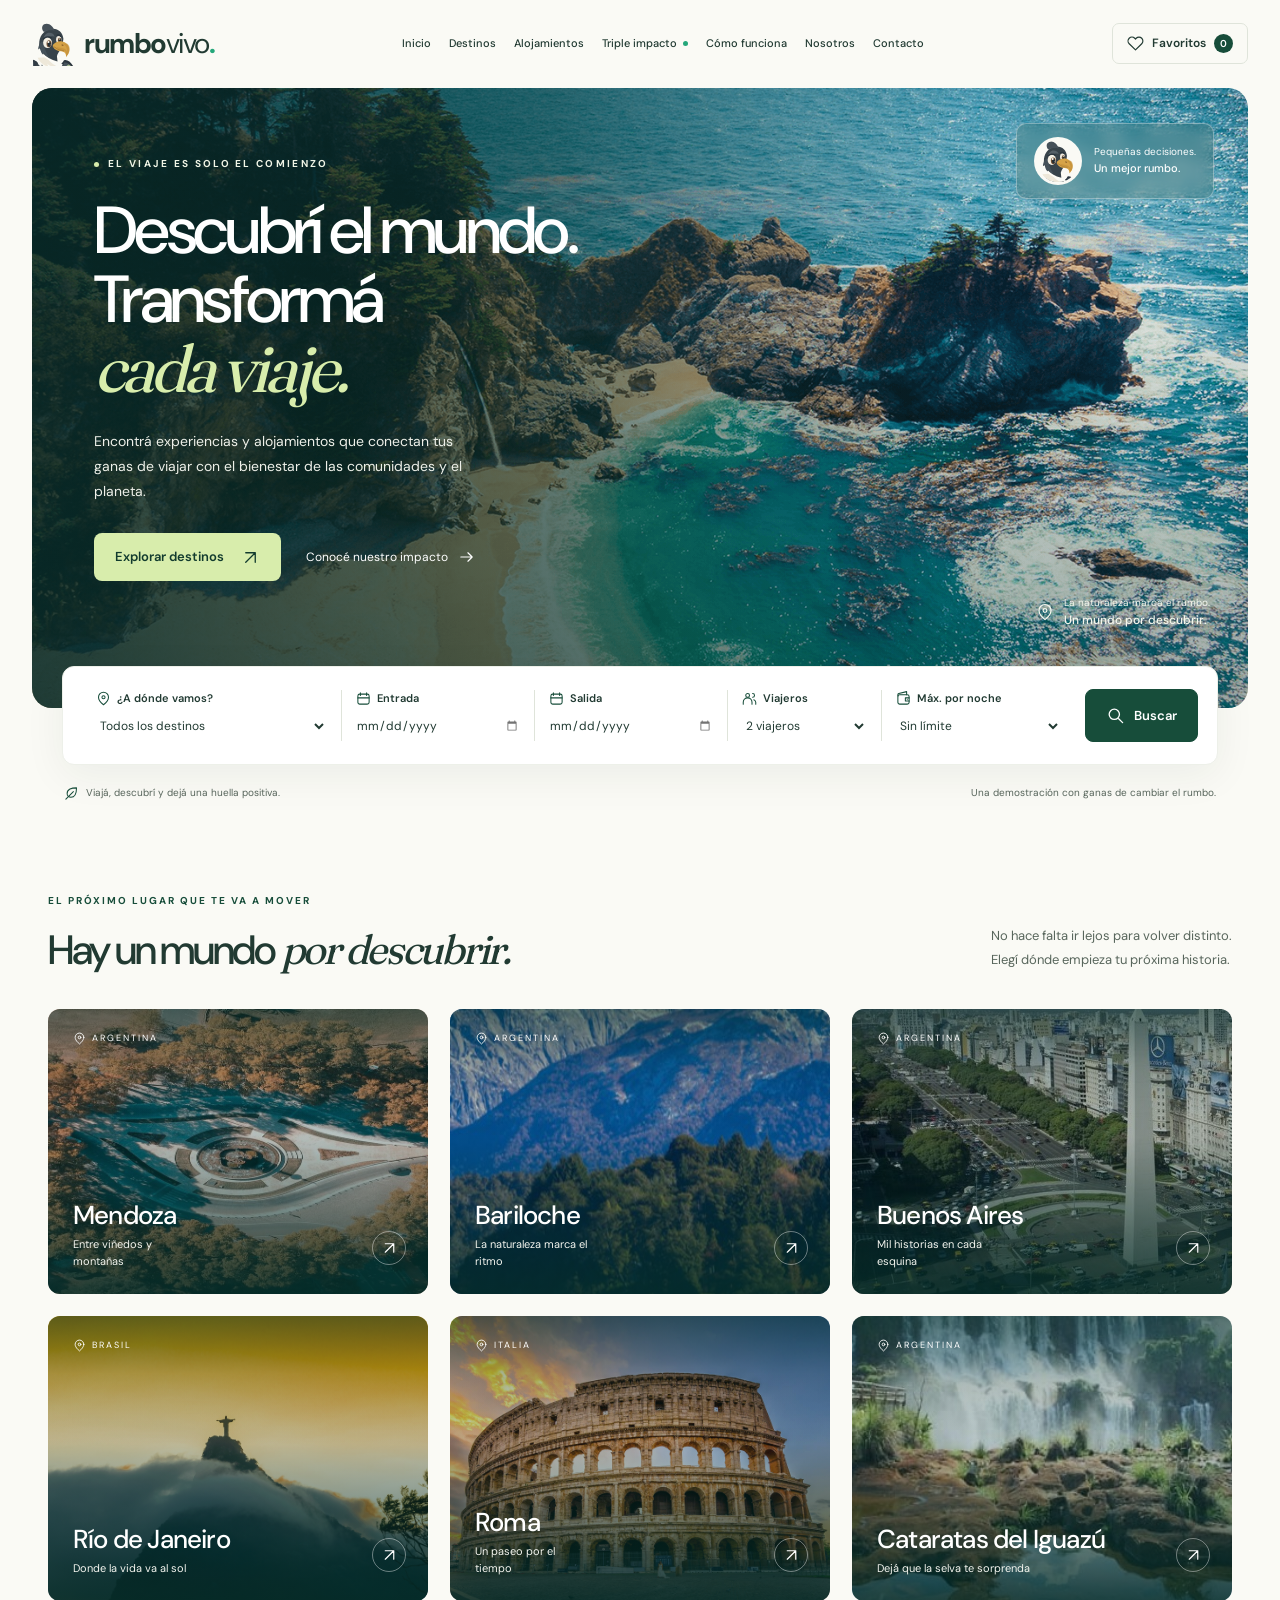
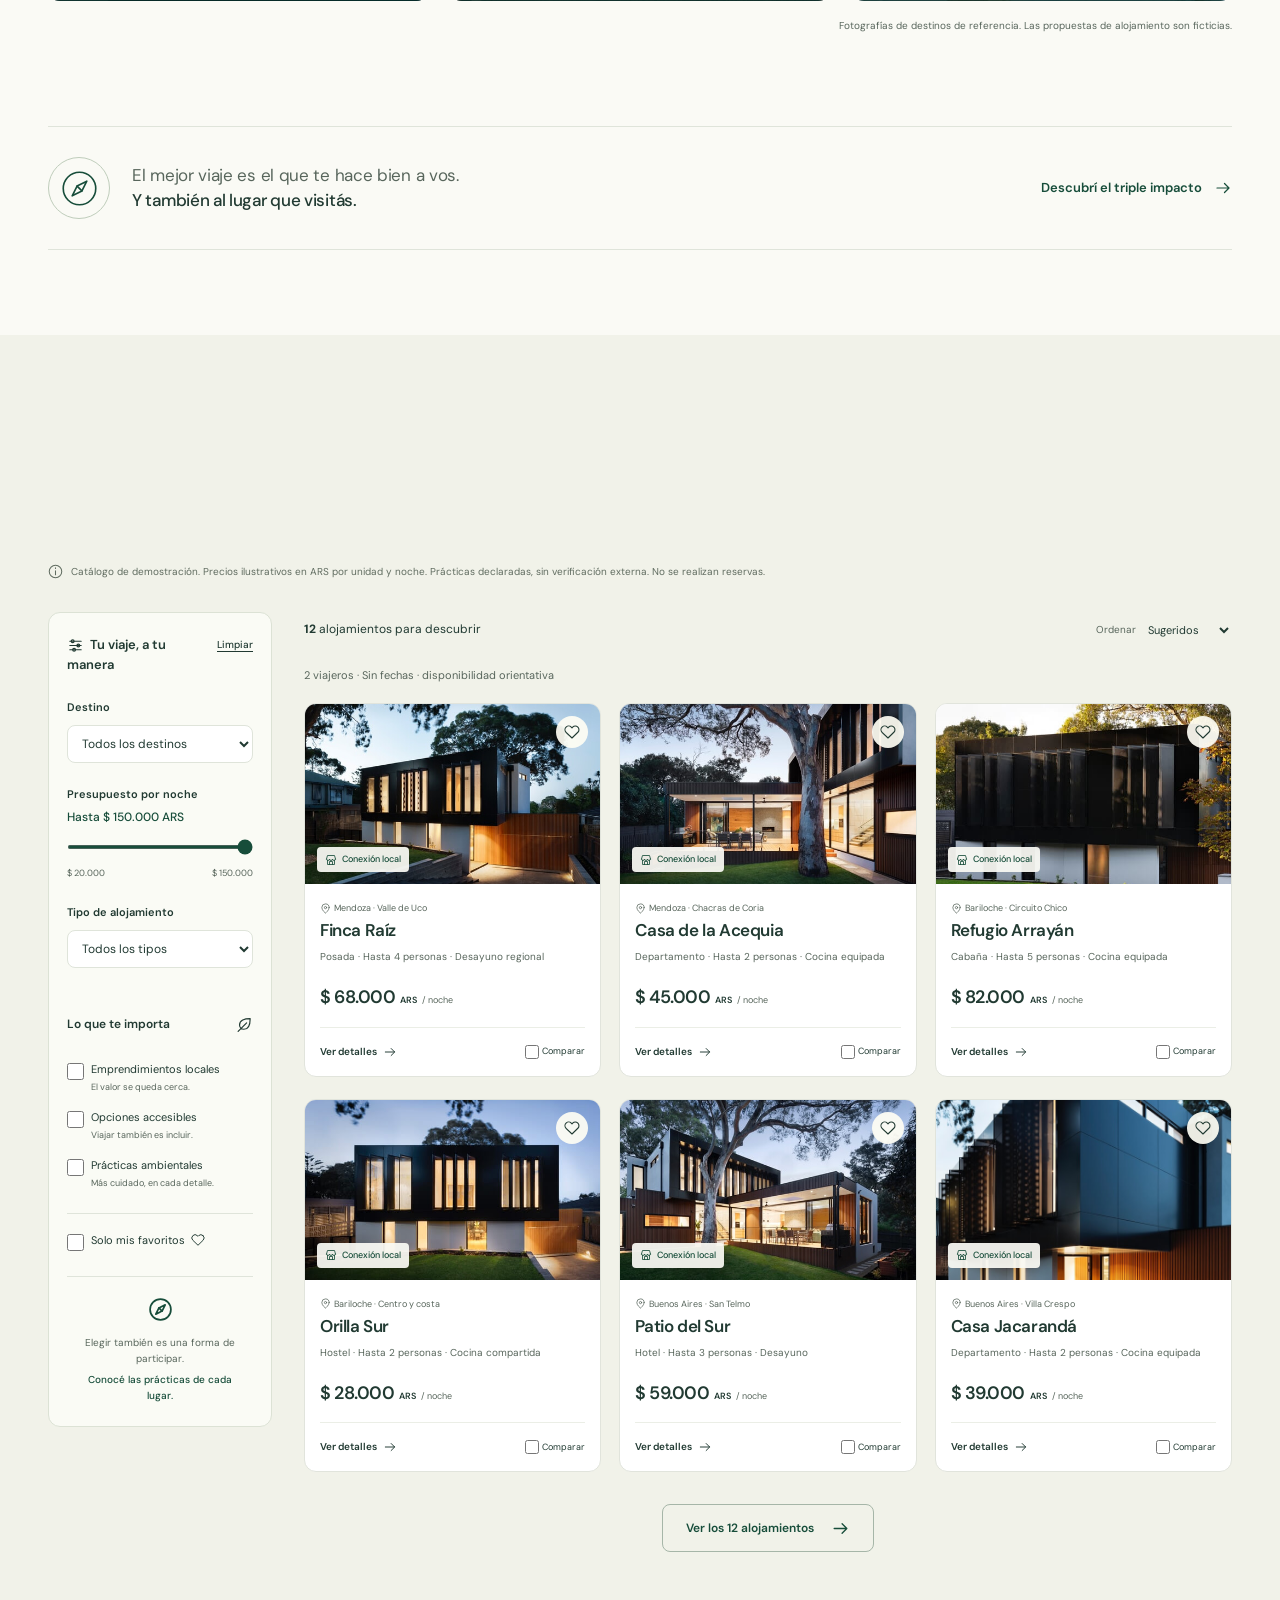
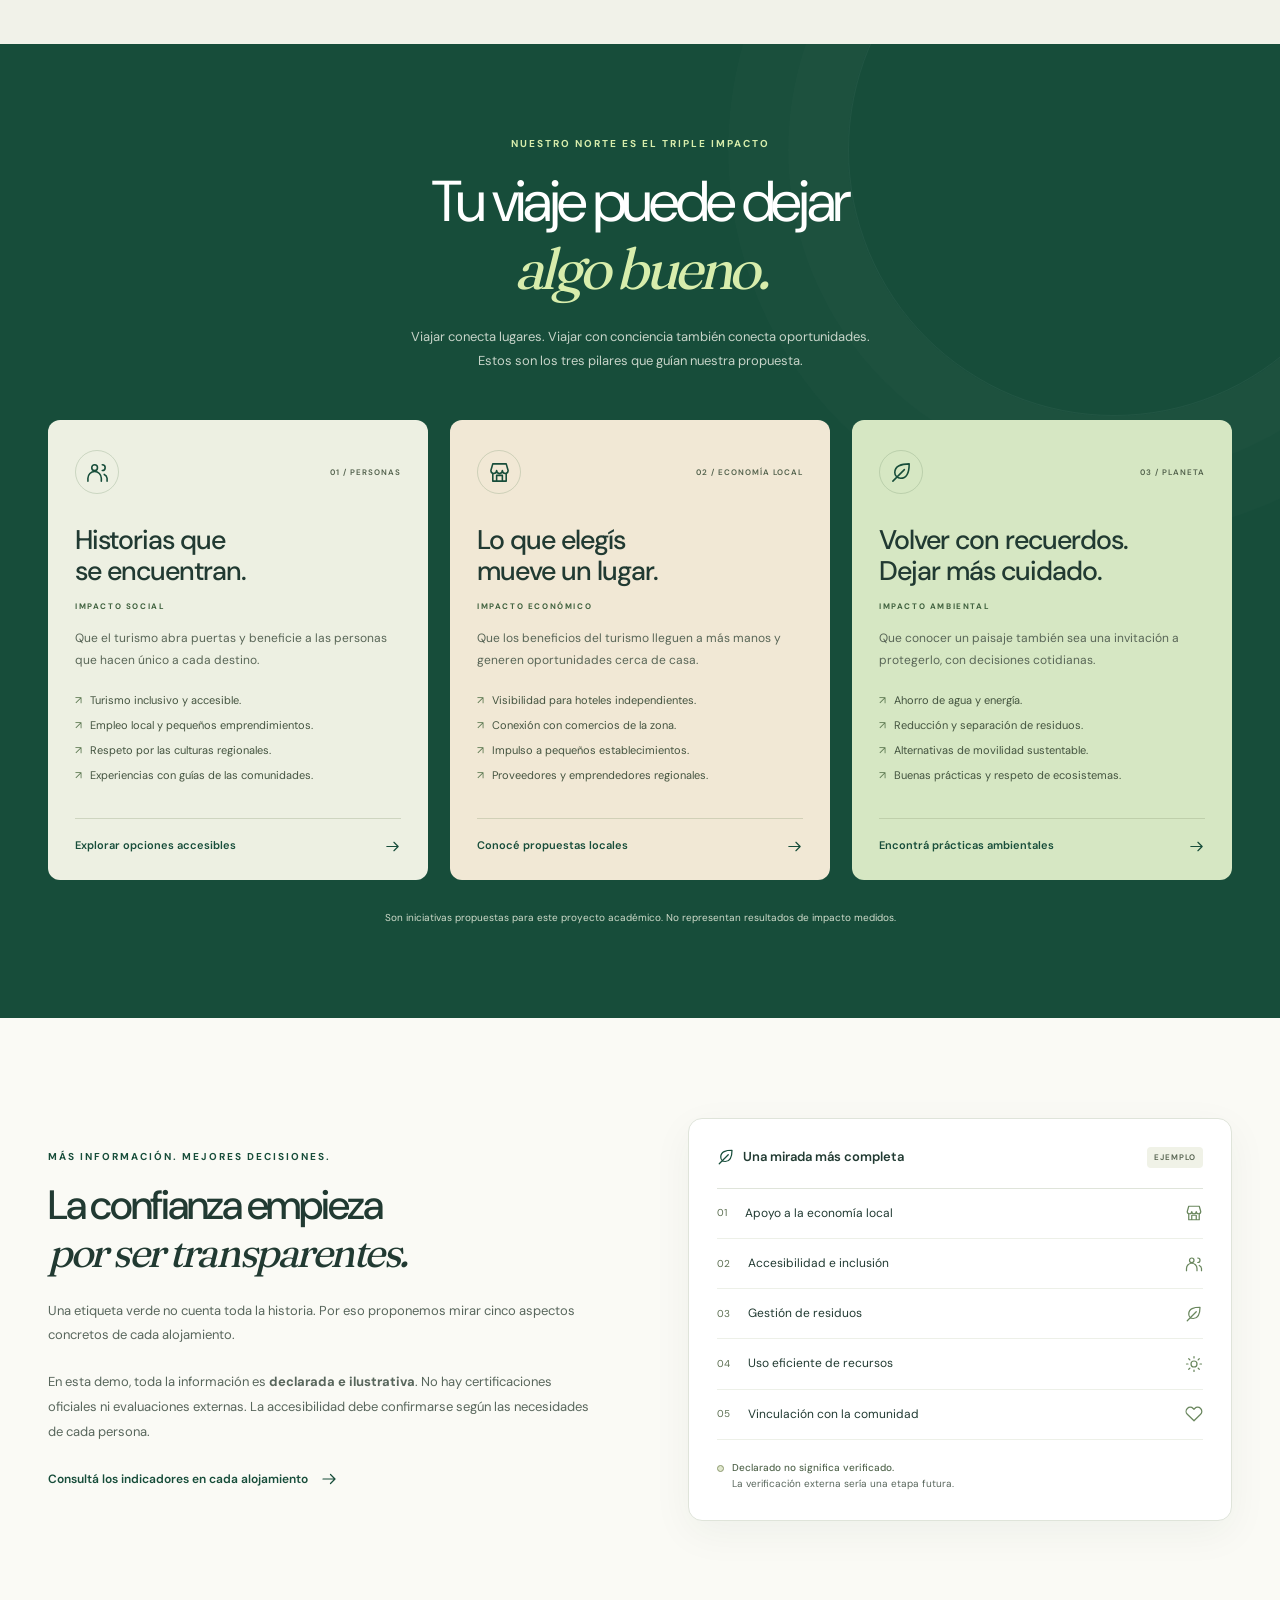
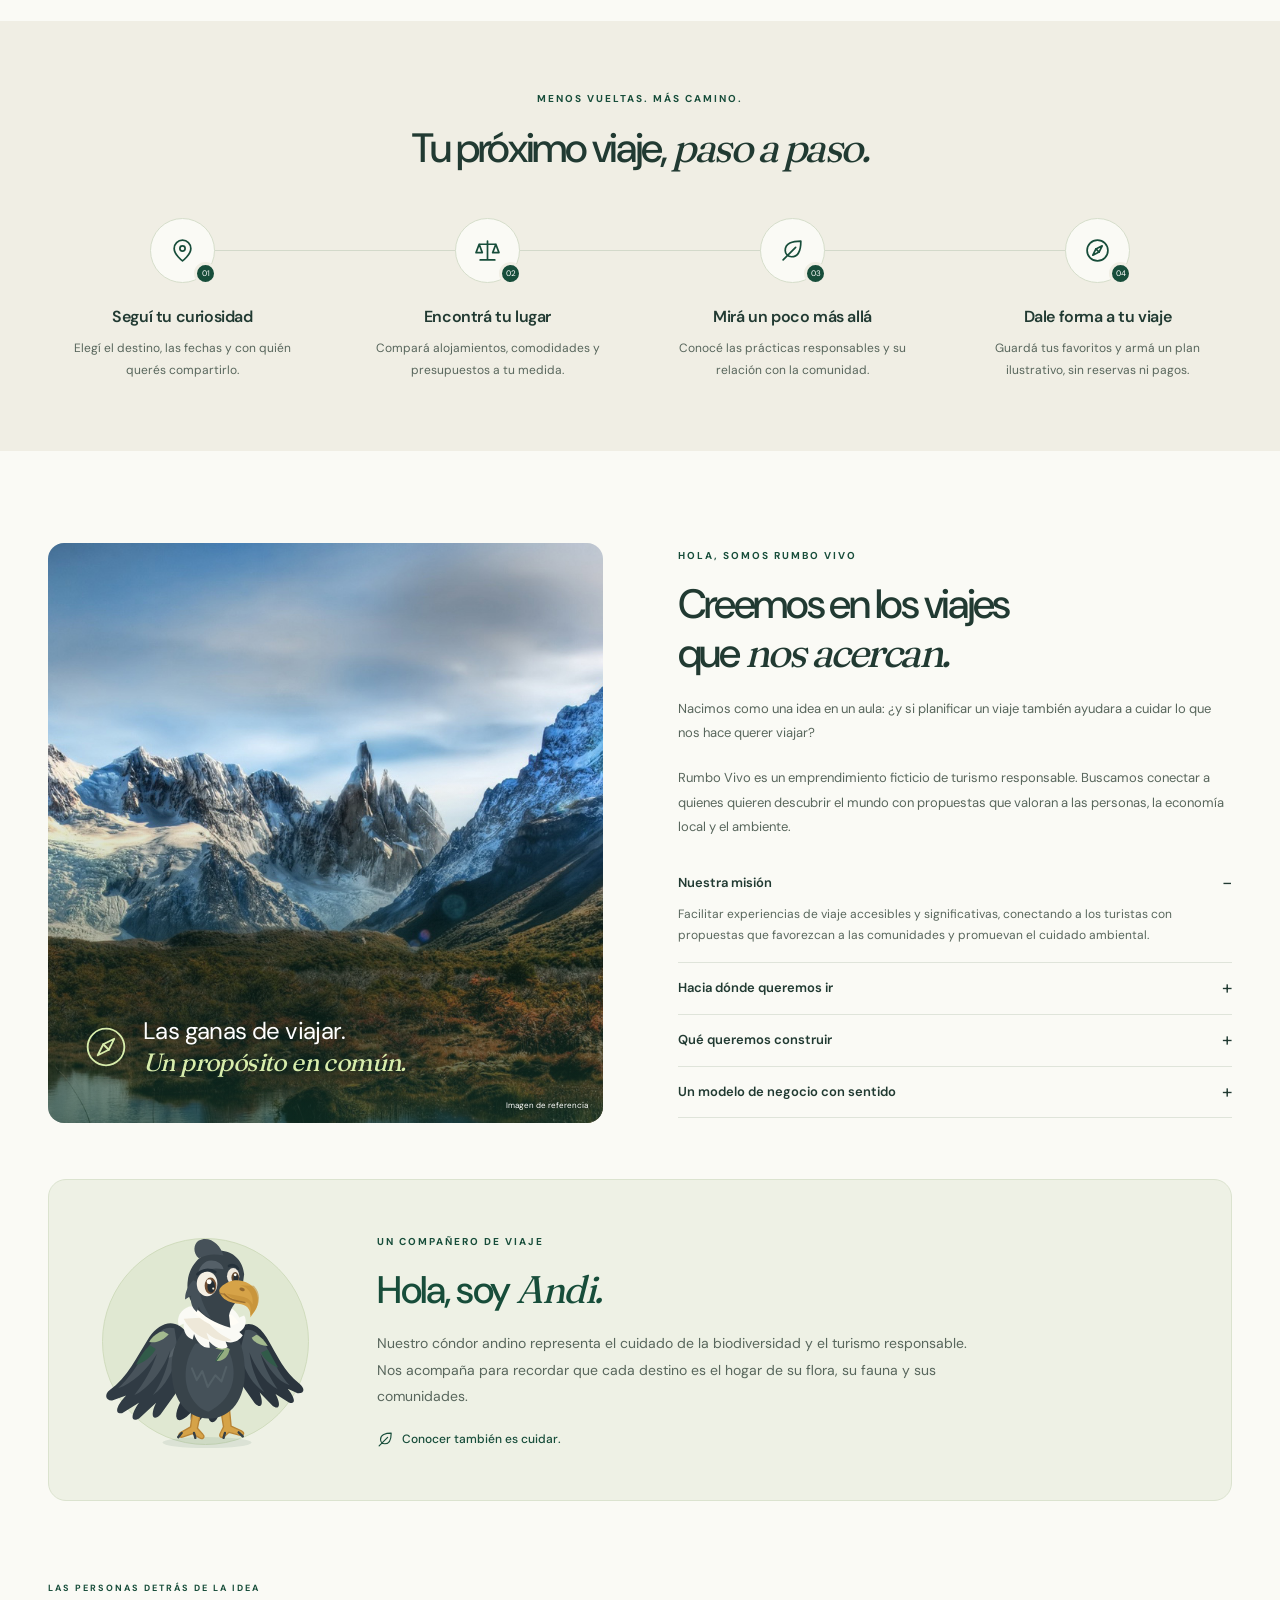
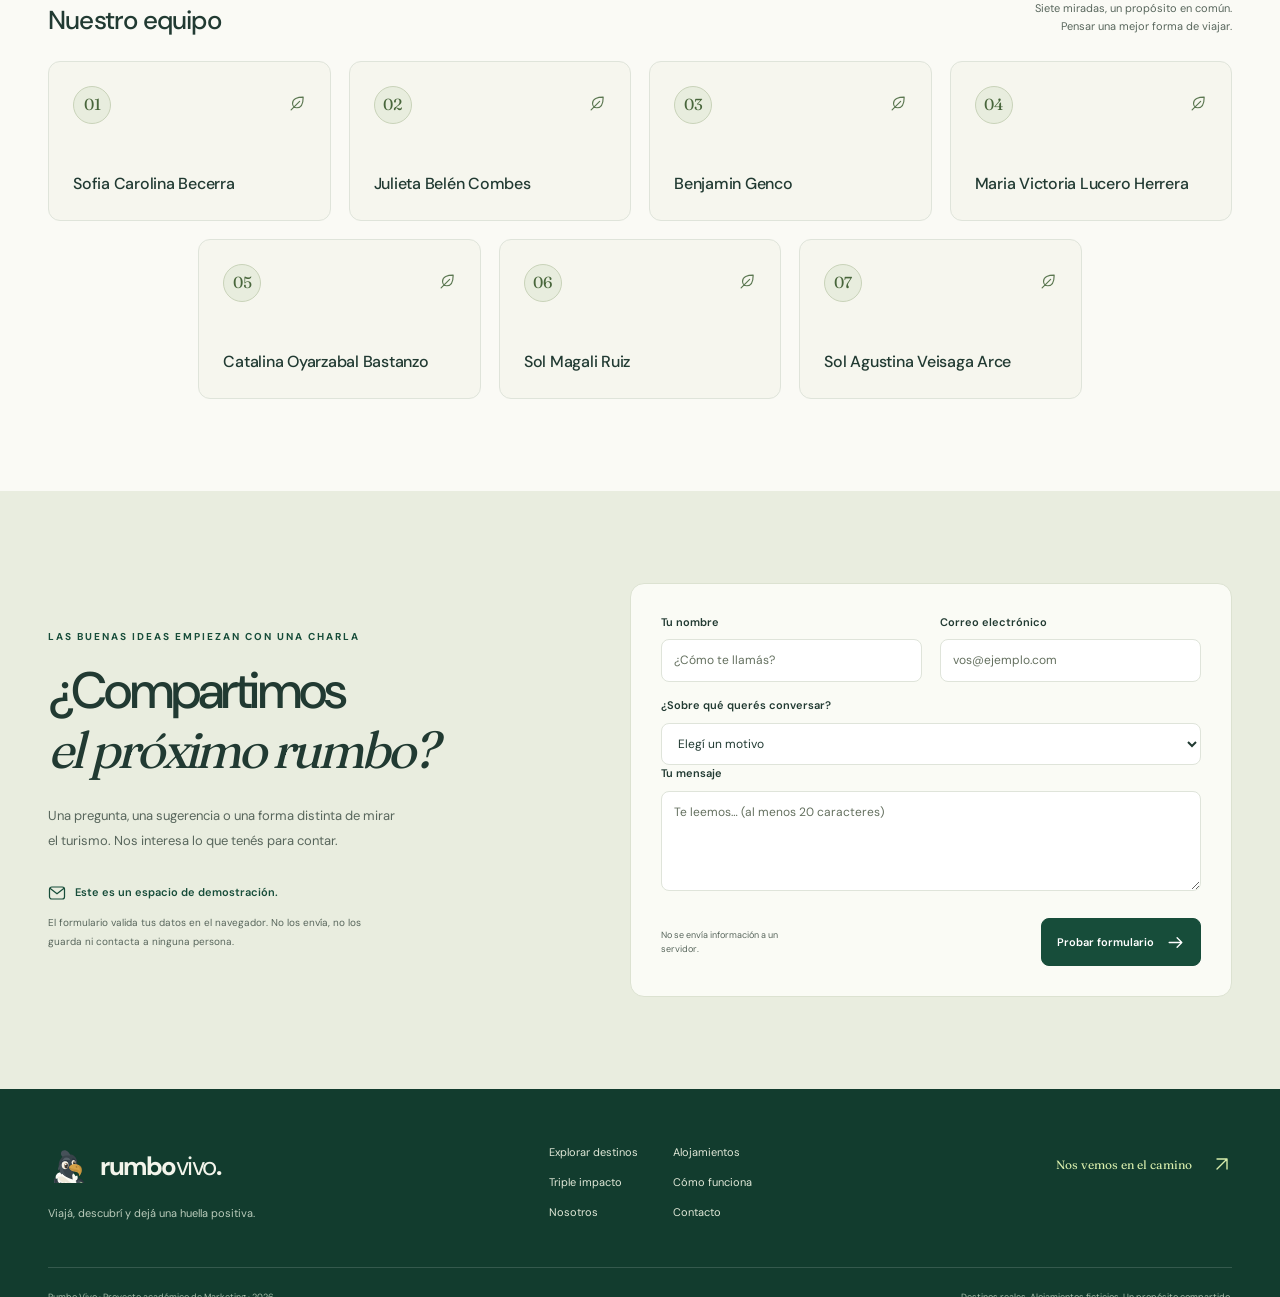
<file: index.html>
<!doctype html>
<html lang="es-AR">
  <head>
    <meta charset="UTF-8" />
    <meta name="viewport" content="width=device-width, initial-scale=1" />
    <meta name="theme-color" content="#174D3A" />
    <meta
      name="description"
      content="Descubrí destinos y compará alojamientos con una mirada social, económica y ambiental. Rumbo Vivo: viajá, descubrí y dejá una huella positiva. Demostración académica."
    />
    <title>Rumbo Vivo — Viajes que dejan algo bueno</title>
    <link
      rel="icon"
      href="assets/images/andi.svg#retrato"
      type="image/svg+xml"
    />
    <link
      rel="preload"
      href="assets/fonts/dm-sans.ttf"
      as="font"
      type="font/ttf"
      crossorigin
    />
    <link
      rel="preload"
      href="assets/fonts/fraunces.ttf"
      as="font"
      type="font/ttf"
      crossorigin
    />
    <link rel="preload" href="assets/images/hero.png" as="image" />
    <link rel="stylesheet" href="css/styles.css" />
    <script src="js/data.js" defer></script>
    <script src="js/app.js" defer></script>
  </head>
  <body>
    <a class="skip-link" href="#contenido">Saltar al contenido</a>
    <svg class="svg-defs" xmlns="http://www.w3.org/2000/svg" aria-hidden="true">
      <defs>
        <symbol id="i-compass" viewBox="0 0 24 24">
          <circle cx="12" cy="12" r="10" />
          <path d="m16.5 7.5-3 6-6 3 3-6Z" />
          <path d="m10.5 10.5 3 3" />
        </symbol>
        <symbol id="i-arrow" viewBox="0 0 24 24">
          <path d="M4 12h16m-6-6 6 6-6 6" />
        </symbol>
        <symbol id="i-arrow-up" viewBox="0 0 24 24">
          <path d="M12 20V4m-6 6 6-6 6 6" />
        </symbol>
        <symbol id="i-northeast" viewBox="0 0 24 24">
          <path d="M6 18 18 6M6 6h12v12" />
        </symbol>
        <symbol id="i-leaf" viewBox="0 0 24 24">
          <path
            d="M20 3c-8 0-15 2-15 9a6 6 0 0 0 6 6c7 0 9-7 9-15ZM3 21l12-12"
          />
        </symbol>
        <symbol id="i-heart" viewBox="0 0 24 24">
          <path
            d="M20.8 4.6a5.5 5.5 0 0 0-7.8 0L12 5.7l-1.1-1.1a5.5 5.5 0 0 0-7.8 7.8L12 21l8.8-8.6a5.5 5.5 0 0 0 0-7.8Z"
          />
        </symbol>
        <symbol id="i-pin" viewBox="0 0 24 24">
          <path d="M20 10c0 6-8 12-8 12S4 16 4 10a8 8 0 1 1 16 0Z" />
          <circle cx="12" cy="10" r="2.5" />
        </symbol>
        <symbol id="i-calendar" viewBox="0 0 24 24">
          <rect x="3" y="5" width="18" height="16" rx="3" />
          <path d="M7 3v4m10-4v4M3 11h18" />
        </symbol>
        <symbol id="i-people" viewBox="0 0 24 24">
          <circle cx="9" cy="7" r="3" />
          <path
            d="M2 21v-3a7 7 0 0 1 14 0v3M17 4a3 3 0 0 1 0 6m2 4a5 5 0 0 1 3 4v3"
          />
        </symbol>
        <symbol id="i-wallet" viewBox="0 0 24 24">
          <rect x="3" y="6" width="18" height="15" rx="3" />
          <path d="M3 8V6a2 2 0 0 1 1.5-2L17 1v5m4 5h-6v5h6m-3-2.5h.01" />
        </symbol>
        <symbol id="i-search" viewBox="0 0 24 24">
          <circle cx="10.5" cy="10.5" r="6.5" />
          <path d="m16 16 5 5" />
        </symbol>
        <symbol id="i-menu" viewBox="0 0 24 24">
          <path d="M4 6h16M4 12h16M4 18h16" />
        </symbol>
        <symbol id="i-close" viewBox="0 0 24 24">
          <path d="m6 6 12 12M6 18 18 6" />
        </symbol>
        <symbol id="i-check" viewBox="0 0 24 24">
          <path d="m5 12 4 4L19 6" />
        </symbol>
        <symbol id="i-sun" viewBox="0 0 24 24">
          <circle cx="12" cy="12" r="4" />
          <path
            d="M12 2v2m0 16v2M2 12h2m16 0h2M5 5l1.5 1.5m11 11L19 19M5 19l1.5-1.5m11-11L19 5"
          />
        </symbol>
        <symbol id="i-shop" viewBox="0 0 24 24">
          <path
            d="M3 10 5 3h14l2 7M3 10a3 3 0 0 0 6 0 3 3 0 0 0 6 0 3 3 0 0 0 6 0M5 13v8h14v-8M9 21v-6h6v6"
          />
        </symbol>
        <symbol id="i-filter" viewBox="0 0 24 24">
          <path d="M4 6h16M4 12h16M4 18h16" />
          <circle cx="8" cy="6" r="2" />
          <circle cx="16" cy="12" r="2" />
          <circle cx="10" cy="18" r="2" />
        </symbol>
        <symbol id="i-info" viewBox="0 0 24 24">
          <circle cx="12" cy="12" r="10" />
          <path d="M12 11v6m0-11v1" />
        </symbol>
        <symbol id="i-scale" viewBox="0 0 24 24">
          <path d="M12 3v18M5 21h14M4 6h16M4 6l-3 8h6Zm16 0-3 8h6Z" />
        </symbol>
        <symbol id="i-mail" viewBox="0 0 24 24">
          <rect x="2" y="4" width="20" height="16" rx="3" />
          <path d="m3 6 9 7 9-7" />
        </symbol>
      </defs>
    </svg>

    <header class="site-header">
      <div class="nav-shell">
        <a class="brand" href="#inicio" aria-label="Rumbo Vivo, inicio"
          ><span class="brand-mark"
            ><img
              src="assets/images/andi.svg#retrato"
              alt="Andi, el cóndor andino de Rumbo Vivo"
              width="44"
              height="44" /></span
          ><span
            >rumbo<span class="brand-light">vivo</span
            ><span class="brand-dot">.</span></span
          ></a
        >
        <button
          class="menu-toggle icon-button"
          id="menu-toggle"
          type="button"
          aria-label="Abrir menú"
          aria-expanded="false"
          aria-controls="main-nav"
        >
          <svg class="icon"><use href="#i-menu" /></svg>
        </button>
        <nav id="main-nav" class="main-nav" aria-label="Navegación principal">
          <a href="#inicio" class="nav-home">Inicio</a
          ><a href="#destinos">Destinos</a
          ><a href="#alojamientos">Alojamientos</a
          ><a href="#impacto">Triple impacto <span class="nav-dot"></span></a
          ><a href="#como-funciona">Cómo funciona</a
          ><a href="#nosotros">Nosotros</a
          ><a href="#contacto" class="mobile-contact">Contacto</a>
        </nav>
        <button class="favorites-button" id="open-favorites" type="button">
          <svg class="icon"><use href="#i-heart" /></svg><span>Favoritos</span
          ><span class="count" id="favorite-count">0</span>
        </button>
      </div>
    </header>

    <main id="contenido">
      <section
        class="hero-wrap container"
        id="inicio"
        aria-labelledby="hero-title"
      >
        <div class="hero">
          <img
            class="hero-image"
            src="assets/images/hero.png"
            alt="Una cala de aguas turquesas entre acantilados y vegetación"
            fetchpriority="high"
            width="1400"
            height="933"
          />
          <div class="hero-shade"></div>
          <div class="hero-content">
            <span class="eyebrow hero-eyebrow"
              ><span class="tiny-dot"></span> EL VIAJE ES SOLO EL COMIENZO</span
            >
            <h1 id="hero-title">
              Descubrí el mundo.<br />Transformá<br /><em>cada viaje.</em>
            </h1>
            <p>
              Encontrá experiencias y alojamientos que conectan tus ganas de
              viajar con el bienestar de las comunidades y el planeta.
            </p>
            <div class="hero-actions">
              <a class="button button-lime" href="#destinos"
                >Explorar destinos
                <svg class="icon"><use href="#i-northeast" /></svg></a
              ><a class="hero-link" href="#impacto"
                >Conocé nuestro impacto
                <svg class="icon"><use href="#i-arrow" /></svg
              ></a>
            </div>
          </div>
          <div class="hero-note">
            <svg class="icon"><use href="#i-pin" /></svg
            ><span
              >La naturaleza marca el rumbo.<strong
                >Un mundo por descubrir.</strong
              ></span
            >
          </div>
          <div
            class="hero-seal"
            aria-label="Personas, planeta y economía local"
          >
            <img
              src="assets/images/andi.svg#retrato"
              alt="Andi nos acompaña"
              width="48"
              height="48"
            /><span
              >Pequeñas decisiones.<br /><strong>Un mejor rumbo.</strong></span
            >
          </div>
        </div>
        <form id="search-form" class="search-form" novalidate>
          <div class="search-field destination-field">
            <label for="search-destination"
              ><svg class="icon"><use href="#i-pin" /></svg> ¿A dónde
              vamos?</label
            ><select id="search-destination" name="destination">
              <option value="">Todos los destinos</option>
            </select>
          </div>
          <div class="search-field">
            <label for="check-in"
              ><svg class="icon"><use href="#i-calendar" /></svg> Entrada</label
            ><input id="check-in" type="date" aria-describedby="search-error" />
          </div>
          <div class="search-field">
            <label for="check-out"
              ><svg class="icon"><use href="#i-calendar" /></svg> Salida</label
            ><input
              id="check-out"
              type="date"
              aria-describedby="search-error"
            />
          </div>
          <div class="search-field travelers-field">
            <label for="travelers"
              ><svg class="icon"><use href="#i-people" /></svg> Viajeros</label
            ><select id="travelers">
              <option value="1">1 viajero</option>
              <option value="2" selected>2 viajeros</option>
              <option value="3">3 viajeros</option>
              <option value="4">4 viajeros</option>
              <option value="5">5 viajeros</option>
              <option value="6">6 viajeros</option>
            </select>
          </div>
          <div class="search-field budget-field">
            <label for="search-budget"
              ><svg class="icon"><use href="#i-wallet" /></svg> Máx. por
              noche</label
            ><select id="search-budget">
              <option value="150000">Sin límite</option>
              <option value="40000">$ 40.000 ARS</option>
              <option value="60000">$ 60.000 ARS</option>
              <option value="90000">$ 90.000 ARS</option>
              <option value="120000">$ 120.000 ARS</option>
            </select>
          </div>
          <button class="button button-green search-button" type="submit">
            <svg class="icon"><use href="#i-search" /></svg><span>Buscar</span>
          </button>
          <p class="form-error search-error" id="search-error" role="alert"></p>
        </form>
        <div class="hero-footnote">
          <span
            ><svg class="icon"><use href="#i-leaf" /></svg> Viajá, descubrí y
            dejá una huella positiva.</span
          ><span>Una demostración con ganas de cambiar el rumbo.</span>
        </div>
      </section>

      <section
        id="destinos"
        class="section container"
        aria-labelledby="destinations-title"
      >
        <div class="section-heading reveal">
          <div>
            <p class="eyebrow">EL PRÓXIMO LUGAR QUE TE VA A MOVER</p>
            <h2 id="destinations-title">
              Hay un mundo <em>por descubrir.</em>
            </h2>
          </div>
          <p>
            No hace falta ir lejos para volver distinto.<br />Elegí dónde
            empieza tu próxima historia.
          </p>
        </div>
        <div class="destination-grid" id="destination-grid"></div>
        <p class="section-caption">
          Fotografías de destinos de referencia. Las propuestas de alojamiento
          son ficticias.
        </p>
      </section>

      <section
        class="impact-intro container reveal"
        aria-label="Nuestra forma de viajar"
      >
        <div class="intro-symbol">
          <svg class="icon"><use href="#i-compass" /></svg>
        </div>
        <p>
          El mejor viaje es el que te hace bien a vos.<br /><strong
            >Y también al lugar que visitás.</strong
          >
        </p>
        <a class="text-link" href="#impacto"
          >Descubrí el triple impacto
          <svg class="icon"><use href="#i-arrow" /></svg
        ></a>
      </section>

      <section
        id="alojamientos"
        class="section stays-section"
        aria-labelledby="stays-title"
      >
        <div class="container">
          <div class="section-heading reveal">
            <div>
              <p class="eyebrow">QUEDATE CON ALGO MÁS QUE UN BUEN PRECIO</p>
              <h2 id="stays-title">
                Un lugar para vos.<br /><em>Una oportunidad para todos.</em>
              </h2>
            </div>
            <p>
              Alojamientos con historias y propuestas propias.<br />Compará lo
              que importa para tu viaje.
            </p>
          </div>
          <div class="demo-note">
            <svg class="icon"><use href="#i-info" /></svg
            ><span
              >Catálogo de demostración. Precios ilustrativos en ARS por unidad
              y noche. Prácticas declaradas, sin verificación externa. No se
              realizan reservas.</span
            >
          </div>
          <div class="stays-layout">
            <aside class="filter-panel" aria-label="Filtros de alojamientos">
              <div class="filter-title">
                <h3>
                  <svg class="icon"><use href="#i-filter" /></svg> Tu viaje, a
                  tu manera
                </h3>
                <button class="text-button" id="clear-filters" type="button">
                  Limpiar
                </button>
              </div>
              <form id="filters-form">
                <label class="field-label" for="filter-destination"
                  >Destino</label
                ><select id="filter-destination">
                  <option value="">Todos los destinos</option>
                </select>
                <label class="field-label range-label" for="filter-budget"
                  >Presupuesto por noche
                  <strong id="budget-value">Hasta $ 150.000 ARS</strong></label
                ><input
                  type="range"
                  min="20000"
                  max="150000"
                  step="1000"
                  value="150000"
                  id="filter-budget"
                />
                <div class="range-limits">
                  <span>$ 20.000</span><span>$ 150.000</span>
                </div>
                <label class="field-label" for="filter-type"
                  >Tipo de alojamiento</label
                ><select id="filter-type">
                  <option value="">Todos los tipos</option>
                  <option>Cabaña</option>
                  <option>Posada</option>
                  <option>Hotel</option>
                  <option>Hostel</option>
                  <option>Departamento</option>
                </select>
                <fieldset class="impact-filters">
                  <legend>
                    Lo que te importa
                    <svg class="icon"><use href="#i-leaf" /></svg>
                  </legend>
                  <label class="check-label"
                    ><input type="checkbox" id="filter-local" /><span
                      >Emprendimientos locales<small
                        >El valor se queda cerca.</small
                      ></span
                    ></label
                  ><label class="check-label"
                    ><input type="checkbox" id="filter-accessible" /><span
                      >Opciones accesibles<small
                        >Viajar también es incluir.</small
                      ></span
                    ></label
                  ><label class="check-label"
                    ><input type="checkbox" id="filter-environmental" /><span
                      >Prácticas ambientales<small
                        >Más cuidado, en cada detalle.</small
                      ></span
                    ></label
                  >
                </fieldset>
                <label class="check-label favorite-filter"
                  ><input type="checkbox" id="filter-favorites" /><span
                    >Solo mis favoritos
                    <svg class="icon"><use href="#i-heart" /></svg></span
                ></label>
              </form>
              <div class="filter-tip">
                <svg class="icon"><use href="#i-compass" /></svg>
                <p>
                  Elegir también es una forma de participar.<strong
                    >Conocé las prácticas de cada lugar.</strong
                  >
                </p>
              </div>
            </aside>
            <div class="results-area">
              <div class="results-toolbar">
                <p id="results-count" role="status" aria-live="polite"></p>
                <label for="sort"
                  >Ordenar
                  <select id="sort">
                    <option value="recommended">Sugeridos</option>
                    <option value="price-asc">Menor precio</option>
                    <option value="price-desc">Mayor precio</option>
                  </select></label
                >
              </div>
              <p id="search-summary" class="search-summary"></p>
              <div class="stays-grid" id="stays-grid"></div>
              <div id="empty-state" class="empty-state" hidden>
                <span class="empty-icon"
                  ><svg class="icon"><use href="#i-search" /></svg
                ></span>
                <h3>Probemos con otro rumbo</h3>
                <p>
                  No encontramos alojamientos con esta combinación.<br />Ampliá
                  el presupuesto, cambiá las fechas o quitá algún filtro.
                </p>
                <button
                  class="button button-green"
                  id="empty-reset"
                  type="button"
                >
                  Restablecer búsqueda
                  <svg class="icon"><use href="#i-arrow" /></svg>
                </button>
              </div>
              <button
                class="button button-outline load-more"
                id="load-more"
                type="button"
              >
                Ver más alojamientos
                <svg class="icon"><use href="#i-arrow" /></svg>
              </button>
            </div>
          </div>
        </div>
      </section>

      <section
        id="impacto"
        class="section impact-section"
        aria-labelledby="impact-title"
      >
        <div class="container">
          <div class="impact-heading reveal">
            <p class="eyebrow">NUESTRO NORTE ES EL TRIPLE IMPACTO</p>
            <h2 id="impact-title">
              Tu viaje puede dejar<br /><em>algo bueno.</em>
            </h2>
            <p>
              Viajar conecta lugares. Viajar con conciencia también conecta
              oportunidades.<br />Estos son los tres pilares que guían nuestra
              propuesta.
            </p>
          </div>
          <div class="impact-grid">
            <article class="impact-card social reveal">
              <div class="impact-card-top">
                <span class="impact-icon"
                  ><svg class="icon"><use href="#i-people" /></svg></span
                ><span class="pillar-number">01 / PERSONAS</span>
              </div>
              <h3>Historias que<br />se encuentran.</h3>
              <span class="pillar-label">IMPACTO SOCIAL</span>
              <p>
                Que el turismo abra puertas y beneficie a las personas que hacen
                único a cada destino.
              </p>
              <ul>
                <li>Turismo inclusivo y accesible.</li>
                <li>Empleo local y pequeños emprendimientos.</li>
                <li>Respeto por las culturas regionales.</li>
                <li>Experiencias con guías de las comunidades.</li>
              </ul>
              <a
                href="#alojamientos"
                class="impact-filter-link"
                data-impact-filter="accessible"
                >Explorar opciones accesibles
                <svg class="icon"><use href="#i-arrow" /></svg
              ></a>
            </article>
            <article class="impact-card economy reveal">
              <div class="impact-card-top">
                <span class="impact-icon"
                  ><svg class="icon"><use href="#i-shop" /></svg></span
                ><span class="pillar-number">02 / ECONOMÍA LOCAL</span>
              </div>
              <h3>Lo que elegís<br />mueve un lugar.</h3>
              <span class="pillar-label">IMPACTO ECONÓMICO</span>
              <p>
                Que los beneficios del turismo lleguen a más manos y generen
                oportunidades cerca de casa.
              </p>
              <ul>
                <li>Visibilidad para hoteles independientes.</li>
                <li>Conexión con comercios de la zona.</li>
                <li>Impulso a pequeños establecimientos.</li>
                <li>Proveedores y emprendedores regionales.</li>
              </ul>
              <a
                href="#alojamientos"
                class="impact-filter-link"
                data-impact-filter="local"
                >Conocé propuestas locales
                <svg class="icon"><use href="#i-arrow" /></svg
              ></a>
            </article>
            <article class="impact-card planet reveal">
              <div class="impact-card-top">
                <span class="impact-icon"
                  ><svg class="icon"><use href="#i-leaf" /></svg></span
                ><span class="pillar-number">03 / PLANETA</span>
              </div>
              <h3>Volver con recuerdos.<br />Dejar más cuidado.</h3>
              <span class="pillar-label">IMPACTO AMBIENTAL</span>
              <p>
                Que conocer un paisaje también sea una invitación a protegerlo,
                con decisiones cotidianas.
              </p>
              <ul>
                <li>Ahorro de agua y energía.</li>
                <li>Reducción y separación de residuos.</li>
                <li>Alternativas de movilidad sustentable.</li>
                <li>Buenas prácticas y respeto de ecosistemas.</li>
              </ul>
              <a
                href="#alojamientos"
                class="impact-filter-link"
                data-impact-filter="environmental"
                >Encontrá prácticas ambientales
                <svg class="icon"><use href="#i-arrow" /></svg
              ></a>
            </article>
          </div>
          <p class="impact-disclaimer">
            Son iniciativas propuestas para este proyecto académico. No
            representan resultados de impacto medidos.
          </p>
        </div>
      </section>

      <section
        class="section indicators-section container"
        aria-labelledby="indicators-title"
      >
        <div class="indicator-copy reveal">
          <p class="eyebrow">MÁS INFORMACIÓN. MEJORES DECISIONES.</p>
          <h2 id="indicators-title">
            La confianza empieza<br /><em>por ser transparentes.</em>
          </h2>
          <p>
            Una etiqueta verde no cuenta toda la historia. Por eso proponemos
            mirar cinco aspectos concretos de cada alojamiento.
          </p>
          <p>
            En esta demo, toda la información es
            <strong>declarada e ilustrativa</strong>. No hay certificaciones
            oficiales ni evaluaciones externas. La accesibilidad debe
            confirmarse según las necesidades de cada persona.
          </p>
          <a class="text-link" href="#alojamientos"
            >Consultá los indicadores en cada alojamiento
            <svg class="icon"><use href="#i-arrow" /></svg
          ></a>
        </div>
        <div class="indicator-board reveal">
          <div class="board-top">
            <span
              ><svg class="icon"><use href="#i-leaf" /></svg> Una mirada más
              completa</span
            ><span class="badge">EJEMPLO</span>
          </div>
          <ul>
            <li>
              <span>01</span> Apoyo a la economía local
              <svg class="icon"><use href="#i-shop" /></svg>
            </li>
            <li>
              <span>02</span> Accesibilidad e inclusión
              <svg class="icon"><use href="#i-people" /></svg>
            </li>
            <li>
              <span>03</span> Gestión de residuos
              <svg class="icon"><use href="#i-leaf" /></svg>
            </li>
            <li>
              <span>04</span> Uso eficiente de recursos
              <svg class="icon"><use href="#i-sun" /></svg>
            </li>
            <li>
              <span>05</span> Vinculación con la comunidad
              <svg class="icon"><use href="#i-heart" /></svg>
            </li>
          </ul>
          <div class="board-note">
            <span class="declaration-dot"></span
            ><span
              ><strong>Declarado no significa verificado.</strong><br />La
              verificación externa sería una etapa futura.</span
            >
          </div>
        </div>
      </section>

      <section
        id="como-funciona"
        class="section how-section"
        aria-labelledby="how-title"
      >
        <div class="container">
          <div class="center-heading reveal">
            <p class="eyebrow">MENOS VUELTAS. MÁS CAMINO.</p>
            <h2 id="how-title">Tu próximo viaje, <em>paso a paso.</em></h2>
          </div>
          <div class="steps-grid">
            <article class="step reveal">
              <span class="step-icon"
                ><svg class="icon"><use href="#i-pin" /></svg
                ><small>01</small></span
              >
              <h3>Seguí tu curiosidad</h3>
              <p>
                Elegí el destino, las fechas y con quién querés compartirlo.
              </p>
            </article>
            <article class="step reveal">
              <span class="step-icon"
                ><svg class="icon"><use href="#i-scale" /></svg
                ><small>02</small></span
              >
              <h3>Encontrá tu lugar</h3>
              <p>
                Compará alojamientos, comodidades y presupuestos a tu medida.
              </p>
            </article>
            <article class="step reveal">
              <span class="step-icon"
                ><svg class="icon"><use href="#i-leaf" /></svg
                ><small>03</small></span
              >
              <h3>Mirá un poco más allá</h3>
              <p>
                Conocé las prácticas responsables y su relación con la
                comunidad.
              </p>
            </article>
            <article class="step reveal">
              <span class="step-icon"
                ><svg class="icon"><use href="#i-compass" /></svg
                ><small>04</small></span
              >
              <h3>Dale forma a tu viaje</h3>
              <p>
                Guardá tus favoritos y armá un plan ilustrativo, sin reservas ni
                pagos.
              </p>
            </article>
          </div>
        </div>
      </section>

      <section
        id="nosotros"
        class="section container"
        aria-labelledby="about-title"
      >
        <div class="about-layout">
          <div class="about-visual reveal">
            <img
              src="assets/images/about.jpg"
              alt="Montañas, glaciares y vegetación de la Patagonia"
              loading="lazy"
              width="1920"
              height="762"
            />
            <div class="about-photo-note">
              <svg class="icon"><use href="#i-compass" /></svg
              ><span
                >Las ganas de viajar.<br /><em>Un propósito en común.</em></span
              >
            </div>
            <span class="photo-credit">Imagen de referencia</span>
          </div>
          <div class="about-copy reveal">
            <p class="eyebrow">HOLA, SOMOS RUMBO VIVO</p>
            <h2 id="about-title">
              Creemos en los viajes<br />que <em>nos acercan.</em>
            </h2>
            <p>
              Nacimos como una idea en un aula: ¿y si planificar un viaje
              también ayudara a cuidar lo que nos hace querer viajar?
            </p>
            <p>
              Rumbo Vivo es un emprendimiento ficticio de turismo responsable.
              Buscamos conectar a quienes quieren descubrir el mundo con
              propuestas que valoran a las personas, la economía local y el
              ambiente.
            </p>
            <details open>
              <summary>Nuestra misión</summary>
              <p>
                Facilitar experiencias de viaje accesibles y significativas,
                conectando a los turistas con propuestas que favorezcan a las
                comunidades y promuevan el cuidado ambiental.
              </p>
            </details>
            <details>
              <summary>Hacia dónde queremos ir</summary>
              <p>
                Convertirnos en una plataforma de referencia para el turismo
                responsable, demostrando que las experiencias turísticas pueden
                contribuir al desarrollo económico, social y ambiental.
              </p>
            </details>
            <details>
              <summary>Qué queremos construir</summary>
              <p>
                Una plataforma digital de búsqueda y comparación de alojamientos
                que integre criterios de triple impacto, facilite la
                planificación turística y promueva decisiones responsables.
              </p>
            </details>
            <details>
              <summary>Un modelo de negocio con sentido</summary>
              <p>
                Proponemos obtener ingresos mediante comisiones transparentes
                por reservas gestionadas a través de futuras alianzas con
                establecimientos, sin perjudicar la visibilidad de
                emprendimientos pequeños. Esta demo no gestiona reservas ni
                cobra comisiones.
              </p>
            </details>
          </div>
        </div>
        <aside class="andi-intro reveal" aria-labelledby="andi-title">
          <div class="andi-portrait">
            <img
              src="assets/images/andi.svg"
              alt="Andi, un cóndor andino de plumaje gris oscuro, collar blanco y pico dorado, con las alas abiertas y detalles verdes"
              width="320"
              height="336"
              loading="lazy"
            />
          </div>
          <div class="andi-copy">
            <p class="eyebrow">UN COMPAÑERO DE VIAJE</p>
            <h3 id="andi-title">Hola, soy <em>Andi.</em></h3>
            <p>
              Nuestro cóndor andino representa el cuidado de la biodiversidad y
              el turismo responsable. Nos acompaña para recordar que cada
              destino es el hogar de su flora, su fauna y sus comunidades.
            </p>
            <span class="andi-motto"
              ><svg class="icon" aria-hidden="true"><use href="#i-leaf" /></svg>
              Conocer también es cuidar.</span
            >
          </div>
        </aside>
        <div class="team-section" aria-labelledby="team-title">
          <div class="team-heading">
            <div>
              <p class="eyebrow">LAS PERSONAS DETRÁS DE LA IDEA</p>
              <h3 id="team-title">Nuestro equipo</h3>
            </div>
            <p>
              Siete miradas, un propósito en común.<br />Pensar una mejor forma
              de viajar.
            </p>
          </div>
          <ol class="team-grid" role="list" aria-label="Integrantes de Rumbo Vivo">
            <li class="team-card">
              <span class="team-number" aria-hidden="true">01</span>
              <h4 class="team-name">Sofia Carolina Becerra</h4>
              <svg class="icon team-leaf" aria-hidden="true">
                <use href="#i-leaf" />
              </svg>
            </li>
            <li class="team-card">
              <span class="team-number" aria-hidden="true">02</span>
              <h4 class="team-name">Julieta Belén Combes</h4>
              <svg class="icon team-leaf" aria-hidden="true">
                <use href="#i-leaf" />
              </svg>
            </li>
            <li class="team-card">
              <span class="team-number" aria-hidden="true">03</span>
              <h4 class="team-name">Benjamin Genco</h4>
              <svg class="icon team-leaf" aria-hidden="true">
                <use href="#i-leaf" />
              </svg>
            </li>
            <li class="team-card">
              <span class="team-number" aria-hidden="true">04</span>
              <h4 class="team-name">Maria Victoria Lucero Herrera</h4>
              <svg class="icon team-leaf" aria-hidden="true">
                <use href="#i-leaf" />
              </svg>
            </li>
            <li class="team-card">
              <span class="team-number" aria-hidden="true">05</span>
              <h4 class="team-name">Catalina Oyarzabal Bastanzo</h4>
              <svg class="icon team-leaf" aria-hidden="true">
                <use href="#i-leaf" />
              </svg>
            </li>
            <li class="team-card">
              <span class="team-number" aria-hidden="true">06</span>
              <h4 class="team-name">Sol Magali Ruiz</h4>
              <svg class="icon team-leaf" aria-hidden="true">
                <use href="#i-leaf" />
              </svg>
            </li>
            <li class="team-card">
              <span class="team-number" aria-hidden="true">07</span>
              <h4 class="team-name">Sol Agustina Veisaga Arce</h4>
              <svg class="icon team-leaf" aria-hidden="true">
                <use href="#i-leaf" />
              </svg>
            </li>
          </ol>
        </div>
      </section>

      <section
        id="contacto"
        class="contact-section section"
        aria-labelledby="contact-title"
      >
        <div class="container contact-layout">
          <div class="contact-copy reveal">
            <p class="eyebrow">LAS BUENAS IDEAS EMPIEZAN CON UNA CHARLA</p>
            <h2 id="contact-title">
              ¿Compartimos<br /><em>el próximo rumbo?</em>
            </h2>
            <p>
              Una pregunta, una sugerencia o una forma distinta de mirar el
              turismo. Nos interesa lo que tenés para contar.
            </p>
            <span class="contact-stamp"
              ><svg class="icon"><use href="#i-mail" /></svg> Este es un espacio
              de demostración.</span
            >
            <p class="contact-explanation">
              El formulario valida tus datos en el navegador. No los envía, no
              los guarda ni contacta a ninguna persona.
            </p>
          </div>
          <form id="contact-form" class="contact-form" novalidate>
            <div class="form-row">
              <div>
                <label for="contact-name">Tu nombre</label
                ><input
                  id="contact-name"
                  name="name"
                  autocomplete="name"
                  placeholder="¿Cómo te llamás?"
                  required
                  minlength="2"
                  maxlength="80"
                  aria-describedby="name-error"
                /><span class="form-error" id="name-error"></span>
              </div>
              <div>
                <label for="contact-email">Correo electrónico</label
                ><input
                  id="contact-email"
                  name="email"
                  type="email"
                  autocomplete="email"
                  placeholder="vos@ejemplo.com"
                  required
                  maxlength="150"
                  aria-describedby="email-error"
                /><span class="form-error" id="email-error"></span>
              </div>
            </div>
            <label for="contact-reason">¿Sobre qué querés conversar?</label
            ><select
              id="contact-reason"
              name="reason"
              required
              aria-describedby="reason-error"
            >
              <option value="">Elegí un motivo</option>
              <option>Planificación de un viaje</option>
              <option>Propuesta de alojamiento</option>
              <option>Triple impacto</option>
              <option>Consulta sobre el proyecto</option></select
            ><span class="form-error" id="reason-error"></span
            ><label for="contact-message">Tu mensaje</label
            ><textarea
              id="contact-message"
              name="message"
              rows="4"
              placeholder="Te leemos… (al menos 20 caracteres)"
              minlength="20"
              maxlength="2000"
              required
              aria-describedby="message-error"
            ></textarea
            ><span class="form-error" id="message-error"></span>
            <div class="contact-submit">
              <small>No se envía información a un servidor.</small
              ><button class="button button-green" type="submit">
                Probar formulario
                <svg class="icon"><use href="#i-arrow" /></svg>
              </button>
            </div>
            <p
              class="contact-result"
              id="contact-result"
              role="status"
              hidden
            ></p>
          </form>
        </div>
      </section>
    </main>

    <footer class="site-footer">
      <div class="container">
        <div class="footer-top">
          <div>
            <a class="brand" href="#inicio"
              ><span class="brand-mark"
                ><img
                  src="assets/images/andi.svg#retrato"
                  alt="Andi, el cóndor andino de Rumbo Vivo"
                  width="44"
                  height="44" /></span
              ><span>rumbo<span class="brand-light">vivo</span>.</span></a
            >
            <p>Viajá, descubrí y dejá una huella positiva.</p>
          </div>
          <div class="footer-links">
            <a href="#destinos">Explorar destinos</a
            ><a href="#alojamientos">Alojamientos</a
            ><a href="#impacto">Triple impacto</a
            ><a href="#como-funciona">Cómo funciona</a
            ><a href="#nosotros">Nosotros</a><a href="#contacto">Contacto</a>
          </div>
          <a class="footer-top-link" href="#inicio"
            >Nos vemos en el camino
            <svg class="icon"><use href="#i-northeast" /></svg
          ></a>
        </div>
        <div class="footer-bottom">
          <p>
            Rumbo Vivo · Proyecto académico de Marketing ·
            <span id="current-year">2026</span>
          </p>
          <p>
            Destinos reales. Alojamientos ficticios. Un propósito compartido.
          </p>
        </div>
      </div>
    </footer>

    <div class="compare-bar" id="compare-bar" hidden>
      <span
        ><svg class="icon"><use href="#i-scale" /></svg
        ><strong id="compare-count">0</strong> seleccionados</span
      >
      <div>
        <button class="text-button" id="clear-compare" type="button">
          Limpiar</button
        ><button class="button button-green" id="open-compare" type="button">
          Comparar <svg class="icon"><use href="#i-arrow" /></svg>
        </button>
      </div>
    </div>
    <button
      class="back-top icon-button"
      id="back-top"
      type="button"
      aria-label="Volver arriba"
      hidden
    >
      <svg class="icon"><use href="#i-arrow-up" /></svg>
    </button>
    <div class="toast" id="toast" role="status" aria-live="polite" hidden></div>
    <dialog
      id="detail-dialog"
      class="detail-dialog"
      aria-labelledby="detail-title"
    >
      <button
        class="dialog-close icon-button"
        type="button"
        data-close="detail-dialog"
        aria-label="Cerrar detalles"
      >
        <svg class="icon"><use href="#i-close" /></svg>
      </button>
      <div id="detail-content"></div>
    </dialog>
    <dialog
      id="compare-dialog"
      class="compare-dialog"
      aria-labelledby="compare-title"
    >
      <button
        class="dialog-close icon-button"
        type="button"
        data-close="compare-dialog"
        aria-label="Cerrar comparación"
      >
        <svg class="icon"><use href="#i-close" /></svg>
      </button>
      <p class="eyebrow">TUS OPCIONES, UNA AL LADO DE LA OTRA</p>
      <h2 id="compare-title">Elegí con <em>más información.</em></h2>
      <p class="muted">
        Datos ilustrativos y prácticas declaradas, sin verificación externa.
      </p>
      <div id="compare-content" class="comparison-scroll"></div>
    </dialog>
    <noscript
      ><div class="noscript">
        Activá JavaScript para buscar alojamientos y usar los favoritos y el
        comparador.
      </div></noscript
    >
  </body>
</html>
</file>
<file: css/styles.css>
@font-face {
  font-family: DM Sans;
  src: url("../assets/fonts/dm-sans.ttf") format("truetype");
  font-style: normal;
  font-weight: 100 1000;
  font-display: swap;
}
@font-face {
  font-family: Fraunces;
  src: url("../assets/fonts/fraunces.ttf") format("truetype");
  font-style: normal;
  font-weight: 100 900;
  font-display: swap;
}
:root {
  --forest: #174d3a;
  --dark: #123b2e;
  --green: #24a77a;
  --cream: #fafaf5;
  --sand: #f0e9dc;
  --lime: #d8edac;
  --ink: #213a32;
  --muted: #58665c;
  --line: #dfe4da;
  --white: #fff;
  --radius: 16px;
  --shadow: 0 12px 40px #143b2c0d;
}
* {
  box-sizing: border-box;
}
html {
  scroll-behavior: smooth;
  scroll-padding-top: 100px;
}
body {
  margin: 0;
  background: var(--cream);
  color: var(--ink);
  font-family: "DM Sans", sans-serif;
  font-size: 15px;
  line-height: 1.6;
  -webkit-font-smoothing: antialiased;
}
body.modal-open {
  overflow: hidden;
}
button,
input,
select,
textarea {
  font: inherit;
}
button,
a,
input,
select,
textarea {
  -webkit-tap-highlight-color: transparent;
}
button,
a {
  touch-action: manipulation;
}
button {
  cursor: pointer;
}
button:disabled {
  cursor: not-allowed;
  opacity: 0.5;
}
a {
  color: inherit;
  text-decoration: none;
}
button {
  color: inherit;
}
img {
  display: block;
  max-width: 100%;
  object-fit: cover;
}
svg {
  flex-shrink: 0;
}
p,
h1,
h2,
h3,
h4 {
  margin: 0;
}
h1,
h2,
h3 {
  line-height: 1.15;
}
h1,
h2 {
  letter-spacing: -0.055em;
}
h2 {
  font-size: clamp(32px, 3.2vw, 48px);
  font-weight: 500;
}
h2 em,
h1 em {
  font-family: Fraunces, Georgia, serif;
  font-style: italic;
  font-weight: 400;
  letter-spacing: -0.06em;
}
h3 {
  font-weight: 600;
}
p {
  color: var(--muted);
}
ul {
  margin: 0;
  padding: 0;
  list-style: none;
}
button {
  border: 0;
  background: none;
}
input,
select,
textarea {
  color: var(--ink);
  min-width: 0;
}
select {
  cursor: pointer;
}
input[type="checkbox"],
input[type="range"] {
  accent-color: var(--forest);
}
input[type="checkbox"] {
  width: 17px;
  height: 17px;
  flex-shrink: 0;
  cursor: pointer;
}
input[type="date"] {
  font-size: 13px;
}
input[type="date"]::-webkit-calendar-picker-indicator {
  opacity: 0.55;
  cursor: pointer;
}
input:not([type="checkbox"]):not([type="range"]),
select,
textarea {
  width: 100%;
  border: 1px solid var(--line);
  border-radius: 8px;
  background: white;
  padding: 11px 12px;
  outline-offset: 3px;
}
textarea {
  resize: vertical;
}
input::placeholder,
textarea::placeholder {
  color: #64705f;
}
input[aria-invalid="true"],
select[aria-invalid="true"],
textarea[aria-invalid="true"] {
  border-color: #b24b33 !important;
}
fieldset {
  border: 0;
  margin: 0;
  padding: 0;
}
legend {
  padding: 0;
}
label {
  cursor: pointer;
}
:focus-visible {
  outline: 3px solid #25845e;
  outline-offset: 5px;
}
::selection {
  background: var(--lime);
  color: var(--forest);
}
[hidden] {
  display: none !important;
}
.container {
  width: min(1280px, calc(100% - 96px));
  margin-inline: auto;
}
.section {
  padding-block: 92px;
}
.icon {
  width: 22px;
  height: 22px;
  fill: none;
  stroke: currentColor;
  stroke-width: 1.65;
  stroke-linecap: round;
  stroke-linejoin: round;
}
.svg-defs {
  position: absolute;
  width: 0;
  height: 0;
  overflow: hidden;
}
.eyebrow {
  font-size: 10px;
  letter-spacing: 2px;
  font-weight: 700;
  line-height: 1.6;
  color: var(--forest);
  margin-bottom: 17px;
}
.button {
  display: inline-flex;
  align-items: center;
  justify-content: center;
  gap: 17px;
  padding: 14px 21px;
  border-radius: 8px;
  font-size: 13px;
  font-weight: 600;
  line-height: 1.5;
  min-height: 48px;
  transition:
    background 0.2s,
    transform 0.2s,
    box-shadow 0.2s;
}
.button:hover {
  transform: translateY(-2px);
}
.button .icon {
  width: 19px;
  height: 19px;
}
.button-green {
  background: var(--forest);
  color: white;
  border: 1px solid var(--forest);
}
.button-green:hover {
  background: var(--dark);
  box-shadow: 0 5px 16px #174d3a22;
}
.button-lime {
  background: var(--lime);
  color: var(--dark);
}
.button-lime:hover {
  background: #e6f5c5;
}
.button-outline {
  border: 1px solid #a6b6a8;
  background: transparent;
  color: var(--forest);
}
.button-outline:hover {
  background: #edf2e7;
}
.text-link {
  display: inline-flex;
  align-items: center;
  gap: 12px;
  font-size: 13px;
  font-weight: 600;
  color: var(--forest);
}
.text-link:hover {
  color: #287b56;
}
.text-link .icon {
  width: 18px;
}
.text-button {
  padding: 6px 0;
  font-size: 12px;
  font-weight: 500;
  text-decoration: underline;
  text-underline-offset: 3px;
}
.icon-button {
  display: inline-flex;
  align-items: center;
  justify-content: center;
  min-width: 42px;
  min-height: 42px;
  border-radius: 50%;
}
.muted {
  color: var(--muted);
}
.skip-link {
  position: fixed;
  top: -100px;
  left: 12px;
  background: var(--forest);
  color: white;
  padding: 12px;
  z-index: 200;
}
.skip-link:focus {
  top: 12px;
}
/* La navegación queda liviana para que el paisaje lleve la primera mirada. */
.site-header {
  height: 88px;
  position: sticky;
  top: 0;
  z-index: 30;
  background: #fafaf5f5;
  backdrop-filter: blur(12px);
  border-bottom: 1px solid transparent;
}
.site-header.scrolled {
  border-color: var(--line);
}
.nav-shell {
  width: min(1360px, calc(100% - 64px));
  height: 100%;
  margin: auto;
  display: flex;
  align-items: center;
  justify-content: space-between;
  gap: 25px;
}
.brand {
  display: inline-flex;
  align-items: center;
  gap: 8px;
  font-size: 28px;
  font-weight: 700;
  letter-spacing: -1.5px;
  line-height: 1;
}
.brand-light {
  font-weight: 400;
}
.brand-dot {
  color: var(--green);
}
.brand-mark {
  display: inline-flex;
  flex-shrink: 0;
  align-items: center;
  justify-content: center;
  width: 44px;
  height: 44px;
}
.brand-mark img {
  width: 100%;
  height: 100%;
  object-fit: contain;
}
.main-nav {
  display: flex;
  gap: 23px;
  align-items: center;
  font-size: 12px;
  font-weight: 500;
}
.main-nav a {
  padding: 15px 0;
  position: relative;
  white-space: nowrap;
}
.main-nav a:after {
  content: "";
  position: absolute;
  left: 0;
  bottom: 8px;
  width: 0;
  height: 1px;
  background: var(--forest);
  transition: width 0.2s;
}
.main-nav a:hover:after {
  width: 100%;
}
.nav-dot,
.tiny-dot {
  width: 5px;
  height: 5px;
  display: inline-block;
  background: var(--green);
  border-radius: 50%;
  margin-left: 3px;
  vertical-align: middle;
}
.favorites-button {
  display: flex;
  align-items: center;
  gap: 8px;
  font-size: 12px;
  font-weight: 600;
  border: 1px solid var(--line);
  padding: 10px 14px;
  border-radius: 7px;
  white-space: nowrap;
}
.favorites-button:hover {
  background: #edf2e7;
}
.favorites-button .icon {
  width: 17px;
  height: 17px;
}
.count {
  font-size: 10px;
  background: var(--forest);
  color: #fff;
  min-width: 19px;
  height: 19px;
  display: grid;
  place-items: center;
  border-radius: 50%;
}
.menu-toggle,
.mobile-contact,
.nav-home {
  display: none !important;
}
.hero-wrap {
  width: min(1360px, calc(100% - 64px));
}
.hero {
  height: 620px;
  position: relative;
  isolation: isolate;
  border-radius: 20px;
  overflow: hidden;
  color: white;
}
.hero-image {
  width: 100%;
  height: 100%;
  position: absolute;
  inset: 0;
  z-index: -3;
  object-position: 55% 52%;
}
.hero-shade {
  position: absolute;
  inset: 0;
  background:
    linear-gradient(90deg, #082b29d6 0%, #092f288c 43%, #052c2510 78%),
    linear-gradient(0deg, #062b2755, transparent 65%);
  z-index: -2;
}
.hero-content {
  padding: 68px 62px;
  max-width: 700px;
}
.hero-eyebrow {
  color: #f1f6e7;
  font-size: 10px;
  letter-spacing: 2.3px;
  display: flex;
  align-items: center;
  gap: 9px;
}
.hero-eyebrow .tiny-dot {
  background: var(--lime);
  margin: 0;
}
.hero h1 {
  font-size: clamp(50px, 5.2vw, 78px);
  font-weight: 500;
  line-height: 1.04;
  margin: 24px 0;
}
.hero h1 em {
  color: var(--lime);
}
.hero-content > p {
  color: #eef0e9;
  max-width: 395px;
  font-size: 14px;
  line-height: 1.8;
}
.hero-actions {
  display: flex;
  align-items: center;
  gap: 25px;
  margin-top: 29px;
}
.hero-link {
  display: flex;
  align-items: center;
  gap: 10px;
  font-size: 12px;
  color: #fff;
}
.hero-link .icon {
  width: 17px;
}
.hero-link:hover {
  text-decoration: underline;
  text-underline-offset: 5px;
}
.hero-note {
  position: absolute;
  bottom: 78px;
  right: 38px;
  display: flex;
  align-items: center;
  gap: 10px;
  font-size: 10px;
  color: #f5f7ed;
}
.hero-note strong {
  display: block;
  font-weight: 500;
  font-size: 12px;
}
.hero-note .icon {
  width: 18px;
}
.hero-seal {
  position: absolute;
  top: 35px;
  right: 34px;
  display: flex;
  gap: 12px;
  align-items: center;
  padding: 13px 17px;
  border: 1px solid #ffffff55;
  border-radius: 10px;
  background: #254d3930;
  backdrop-filter: blur(8px);
  font-size: 10px;
  color: white;
}
.hero-seal .icon {
  color: var(--lime);
  width: 29px;
  height: 29px;
}
.hero-seal strong {
  font-size: 11px;
  font-weight: 500;
}
.search-form {
  background: white;
  box-shadow: 0 10px 40px #0a2b2110;
  position: relative;
  margin: -42px 30px 0;
  padding: 22px 19px;
  display: grid;
  grid-template-columns: 1.35fr 1fr 1fr 0.8fr 1fr auto;
  align-items: center;
  gap: 0;
  border: 1px solid #edf0e9;
  border-radius: 12px;
  z-index: 2;
}
.search-field {
  padding: 0 14px;
  border-right: 1px solid var(--line);
  min-width: 0;
}
.search-field label {
  display: flex;
  align-items: center;
  gap: 6px;
  font-weight: 600;
  font-size: 11px;
  margin-bottom: 4px;
  white-space: nowrap;
}
.search-field .icon {
  width: 15px;
  height: 15px;
  color: var(--forest);
}
.search-field input,
.search-field select {
  background: none !important;
  border: 0 !important;
  padding: 4px 0 !important;
  font-size: 12px;
  height: 30px;
}
.search-field select {
  padding-right: 4px !important;
}
.search-field.budget-field {
  border-right: 0;
}
.search-button {
  height: 53px;
  margin-left: 10px;
  padding-inline: 20px;
  gap: 9px;
}
.search-error {
  grid-column: 1/-1;
  padding: 0 14px;
}
.search-error:empty {
  display: none;
}
.hero-footnote {
  display: flex;
  justify-content: space-between;
  align-items: center;
  padding: 20px 32px 0;
  font-size: 10px;
  color: var(--muted);
}
.hero-footnote > span:first-child {
  display: flex;
  gap: 7px;
  align-items: center;
}
.hero-footnote .icon {
  width: 15px;
  height: 15px;
  color: var(--forest);
}
.section-heading {
  display: flex;
  align-items: flex-end;
  justify-content: space-between;
  gap: 35px;
  margin-bottom: 35px;
}
.section-heading > p {
  font-size: 13px;
  line-height: 1.8;
  margin-bottom: 3px;
}
.destination-grid {
  display: grid;
  grid-template-columns: repeat(3, 1fr);
  gap: 22px;
}
.destination-card {
  position: relative;
  height: 285px;
  overflow: hidden;
  border-radius: 12px;
  color: white;
  isolation: isolate;
  display: flex;
  align-items: flex-end;
  padding: 25px;
}
.destination-card:before {
  content: "";
  position: absolute;
  inset: 0;
  background:
    linear-gradient(180deg, #052d28a0, transparent 45%),
    linear-gradient(0deg, #052d28d9, transparent 80%);
  z-index: -1;
}
.destination-card img {
  position: absolute;
  inset: 0;
  width: 100%;
  height: 100%;
  z-index: -2;
  transition: transform 0.65s;
}
.destination-card:hover img {
  transform: scale(1.055);
}
.destination-card h3 {
  font-size: 26px;
  font-weight: 500;
  letter-spacing: -0.8px;
  margin-bottom: 5px;
}
.destination-card .country {
  font-size: 9px;
  letter-spacing: 2px;
  text-transform: uppercase;
  position: absolute;
  top: 22px;
  left: 25px;
  display: flex;
  align-items: center;
  gap: 6px;
}
.destination-card .country .icon {
  width: 13px;
  height: 13px;
}
.destination-card p {
  color: #f4f5ef;
  font-size: 11px;
  max-width: 85%;
  line-height: 1.5;
}
.destination-card .round-arrow {
  position: absolute;
  right: 22px;
  bottom: 29px;
  border: 1px solid #ffffff66;
  width: 34px;
  height: 34px;
  display: grid;
  place-items: center;
  border-radius: 50%;
  transition: background 0.2s;
}
.destination-card:hover .round-arrow {
  background: var(--lime);
  color: var(--forest);
  border-color: var(--lime);
}
.round-arrow .icon {
  width: 17px;
}
.destination-card .destination-description {
  position: absolute;
  inset: 0;
  padding: 25px;
  background: #174d3af5;
  opacity: 0;
  transition: opacity 0.25s;
  display: flex;
  flex-direction: column;
  justify-content: center;
  align-items: flex-start;
}
.destination-description p {
  font-size: 14px;
  max-width: 100%;
  margin: 12px 0 18px;
}
.destination-description span:last-child {
  font-size: 12px;
  display: flex;
  gap: 10px;
  align-items: center;
}
.destination-card:hover .destination-description,
.destination-card:focus-visible .destination-description {
  opacity: 1;
}
.section-caption {
  font-size: 10px;
  margin-top: 17px;
  text-align: right;
}
.impact-intro {
  border-block: 1px solid var(--line);
  display: flex;
  align-items: center;
  gap: 22px;
  padding-block: 30px;
  margin-bottom: 85px;
}
.intro-symbol {
  width: 62px;
  height: 62px;
  display: grid;
  place-items: center;
  border: 1px solid #bfcdbb;
  border-radius: 50%;
  color: var(--forest);
}
.intro-symbol .icon {
  width: 39px;
  height: 39px;
  stroke-width: 1;
}
.impact-intro > p {
  color: var(--muted);
  font-size: 17px;
  line-height: 1.5;
  letter-spacing: -0.3px;
}
.impact-intro strong {
  color: var(--ink);
  font-weight: 500;
}
.impact-intro .text-link {
  margin-left: auto;
}
.stays-section {
  background: #f1f2e9;
  padding-top: 77px;
}
.demo-note {
  display: flex;
  gap: 8px;
  align-items: flex-start;
  font-size: 10px;
  color: #606c60;
  margin-top: -12px;
  margin-bottom: 32px;
  line-height: 1.7;
}
.demo-note .icon {
  width: 15px;
  height: 15px;
  margin-top: 1px;
}
.stays-layout {
  display: grid;
  grid-template-columns: 224px 1fr;
  gap: 32px;
  align-items: start;
}
.filter-panel {
  background: #fafbf5;
  border: 1px solid #dce2d5;
  border-radius: 12px;
  padding: 22px 18px;
}
.filter-title {
  display: flex;
  align-items: flex-start;
  gap: 10px;
  justify-content: space-between;
  margin-bottom: 25px;
}
.filter-title h3 {
  font-size: 13px;
  line-height: 1.5;
  font-weight: 600;
}
.filter-title h3 .icon {
  width: 17px;
  height: 17px;
  margin-right: 3px;
  vertical-align: middle;
}
.filter-title .text-button {
  font-size: 10px;
  padding: 2px 0;
}
.field-label {
  font-size: 11px;
  font-weight: 600;
  display: block;
  margin-bottom: 8px;
}
.filter-panel select {
  font-size: 12px;
  padding: 9px 10px;
  background: #fff;
  margin-bottom: 23px;
}
.range-label {
  margin-bottom: 12px;
}
.range-label strong {
  display: block;
  color: var(--forest);
  font-size: 12px;
  font-weight: 500;
  margin-top: 5px;
}
.filter-panel input[type="range"] {
  width: 100%;
  height: 4px;
  display: block;
  margin: 17px 0;
}
.range-limits {
  display: flex;
  justify-content: space-between;
  font-size: 9px;
  color: var(--muted);
  margin-bottom: 24px;
}
.impact-filters {
  padding-top: 10px;
  border-top: 1px solid var(--line);
  margin-top: 5px;
}
.impact-filters legend {
  font-size: 12px;
  font-weight: 600;
  padding-top: 18px;
  width: 100%;
  display: flex;
  align-items: center;
  justify-content: space-between;
}
.impact-filters legend .icon {
  width: 17px;
}
.check-label {
  display: flex;
  align-items: flex-start;
  gap: 7px;
  font-size: 11px;
  line-height: 1.4;
  margin-top: 16px;
}
.check-label input {
  margin: 1px 0 0;
}
.check-label small {
  font-size: 9px;
  color: var(--muted);
  display: block;
  margin-top: 4px;
}
.favorite-filter {
  border-top: 1px solid var(--line);
  padding-top: 19px;
  margin-top: 23px;
}
.favorite-filter span {
  display: flex;
  gap: 6px;
}
.favorite-filter .icon {
  width: 14px;
  height: 14px;
}
.filter-tip {
  padding: 20px 10px 0;
  border-top: 1px solid var(--line);
  margin-top: 25px;
  text-align: center;
}
.filter-tip > .icon {
  width: 25px;
  height: 25px;
  color: var(--forest);
  margin-bottom: 6px;
}
.filter-tip p {
  font-size: 10px;
  line-height: 1.6;
}
.filter-tip strong {
  display: block;
  font-weight: 500;
  color: var(--forest);
  margin-top: 5px;
}
.results-toolbar {
  display: flex;
  justify-content: space-between;
  align-items: center;
  gap: 10px;
  margin: 0 0 20px;
  height: 35px;
}
.results-toolbar > p {
  font-size: 12px;
  color: var(--ink);
}
.results-toolbar > p strong {
  font-weight: 700;
}
.results-toolbar label {
  display: flex;
  align-items: center;
  gap: 8px;
  color: var(--muted);
  font-size: 10px;
}
.results-toolbar select {
  background: transparent;
  font-size: 11px;
  border: 0;
  padding: 5px 0;
  color: var(--ink);
  width: auto;
  max-width: 155px;
}
.search-summary {
  font-size: 11px;
  margin-bottom: 18px;
  line-height: 1.6;
}
.search-summary:empty {
  display: none;
}
.stays-grid {
  display: grid;
  grid-template-columns: repeat(3, minmax(0, 1fr));
  gap: 22px 18px;
}
.stay-card {
  background: white;
  border: 1px solid #e1e4dc;
  border-radius: 12px;
  overflow: hidden;
  transition:
    box-shadow 0.2s,
    transform 0.2s;
}
.stay-card:hover {
  transform: translateY(-4px);
  box-shadow: var(--shadow);
}
.stay-photo {
  height: 180px;
  position: relative;
  overflow: hidden;
}
.stay-photo > img {
  width: 100%;
  height: 100%;
  transition: transform 0.5s;
}
.stay-card:hover .stay-photo > img {
  transform: scale(1.04);
}
.photo-tag {
  position: absolute;
  left: 12px;
  bottom: 12px;
  display: flex;
  align-items: center;
  gap: 5px;
  font-size: 9px;
  font-weight: 500;
  padding: 5px 8px;
  background: #fafaf5ee;
  color: var(--forest);
  border-radius: 4px;
}
.photo-tag .icon {
  width: 12px;
  height: 12px;
}
.favorite-toggle {
  position: absolute;
  top: 12px;
  right: 12px;
  background: #fffef5eb;
  width: 32px;
  min-width: 32px;
  height: 32px;
  min-height: 32px;
}
.favorite-toggle .icon {
  width: 16px;
  height: 16px;
}
.favorite-toggle[aria-pressed="true"] {
  color: var(--forest);
  background: var(--lime);
}
.favorite-toggle[aria-pressed="true"] .icon {
  fill: var(--forest);
}
.stay-body {
  padding: 17px 15px 12px;
}
.stay-location {
  font-size: 9px;
  color: var(--muted);
  display: flex;
  align-items: center;
  gap: 3px;
  margin-bottom: 6px;
}
.stay-location .icon {
  width: 11px;
  height: 11px;
}
.stay-card h3 {
  font-size: 17px;
  letter-spacing: -0.4px;
  margin-bottom: 7px;
}
.stay-info {
  font-size: 10px;
  line-height: 1.7;
  min-height: 19px;
}
.stay-price {
  display: flex;
  align-items: baseline;
  flex-wrap: wrap;
  gap: 5px;
  margin-top: 16px;
  color: var(--ink);
}
.stay-price strong {
  font-size: 18px;
  font-weight: 600;
  letter-spacing: -0.5px;
}
.stay-price .currency {
  font-size: 9px;
  font-weight: 600;
}
.stay-price small {
  font-size: 9px;
  color: var(--muted);
}
.stay-actions {
  margin-top: 15px;
  display: flex;
  align-items: center;
  justify-content: space-between;
  border-top: 1px solid #ebeee6;
  padding-top: 12px;
  gap: 5px;
}
.detail-button {
  font-size: 10px;
  font-weight: 600;
  display: flex;
  align-items: center;
  gap: 6px;
  padding: 4px 0;
}
.detail-button .icon {
  width: 14px;
  height: 14px;
}
.detail-button:hover {
  text-decoration: underline;
  text-underline-offset: 4px;
}
.compare-label {
  font-size: 9px;
  display: flex;
  align-items: center;
  gap: 3px;
}
.compare-label input {
  width: 14px;
  height: 14px;
  margin: 0;
}
.load-more {
  display: flex;
  margin: 32px auto 0;
  font-size: 12px;
  padding: 12px 23px;
}
.empty-state {
  text-align: center;
  min-height: 420px;
  padding: 60px 20px;
}
.empty-state h3 {
  font-size: 23px;
  margin: 18px 0 12px;
}
.empty-state p {
  font-size: 13px;
  line-height: 1.8;
  margin-bottom: 24px;
}
.empty-icon {
  display: grid;
  place-items: center;
  width: 65px;
  height: 65px;
  border-radius: 50%;
  background: #e3e9da;
  margin: auto;
  color: var(--forest);
}
.impact-section {
  background: var(--forest);
  color: #fff;
  position: relative;
  overflow: hidden;
}
.impact-section:before {
  content: "";
  position: absolute;
  right: -100px;
  top: -160px;
  width: 530px;
  height: 530px;
  border: 1px solid #ffffff0c;
  border-radius: 50%;
  box-shadow:
    0 0 0 60px #ffffff03,
    0 0 0 120px #ffffff03;
  pointer-events: none;
}
.impact-heading {
  text-align: center;
  position: relative;
}
.impact-heading .eyebrow {
  color: var(--lime);
}
.impact-heading h2 {
  font-size: clamp(40px, 4.5vw, 64px);
  font-weight: 400;
}
.impact-heading h2 em {
  color: var(--lime);
}
.impact-heading > p:last-child {
  color: #c7d4c9;
  font-size: 13px;
  margin-top: 22px;
  line-height: 1.9;
}
.impact-grid {
  display: grid;
  grid-template-columns: repeat(3, 1fr);
  gap: 22px;
  margin-top: 46px;
}
.impact-card {
  padding: 30px 27px 25px;
  border-radius: 12px;
  display: flex;
  flex-direction: column;
  color: var(--ink);
  position: relative;
}
.social {
  background: #edf0e2;
}
.economy {
  background: #f1e8d5;
}
.planet {
  background: #d6e7c3;
}
.impact-card-top {
  display: flex;
  align-items: center;
  justify-content: space-between;
  margin-bottom: 30px;
  gap: 10px;
}
.impact-icon {
  width: 44px;
  height: 44px;
  border: 1px solid #7b98764d;
  display: grid;
  place-items: center;
  border-radius: 50%;
  color: var(--forest);
}
.impact-icon .icon {
  width: 23px;
  height: 23px;
}
.pillar-number {
  font-size: 8px;
  letter-spacing: 1px;
  font-weight: 600;
  color: #52614c;
}
.impact-card h3 {
  font-size: 27px;
  letter-spacing: -1px;
  font-weight: 500;
  margin-bottom: 14px;
}
.pillar-label {
  font-size: 8px;
  letter-spacing: 1.6px;
  color: #3f613e;
  font-weight: 700;
}
.impact-card > p {
  font-size: 12px;
  color: #596657;
  line-height: 1.8;
  margin: 15px 0 20px;
}
.impact-card ul {
  margin-bottom: 28px;
}
.impact-card li {
  font-size: 11px;
  line-height: 1.8;
  position: relative;
  padding-left: 15px;
  margin-bottom: 5px;
  color: #43533f;
}
.impact-card li:before {
  content: "↗";
  position: absolute;
  left: 0;
  color: #5c7851;
}
.impact-filter-link {
  display: flex;
  align-items: center;
  justify-content: space-between;
  gap: 10px;
  font-size: 11px;
  font-weight: 600;
  border-top: 1px solid #8fa07c55;
  padding-top: 18px;
  margin-top: auto;
  color: var(--forest);
}
.impact-filter-link:hover {
  text-decoration: underline;
  text-underline-offset: 4px;
}
.impact-filter-link .icon {
  width: 17px;
  height: 17px;
}
.impact-disclaimer {
  color: #d0dccb;
  text-align: center;
  font-size: 10px;
  margin-top: 30px;
}
.indicators-section {
  display: grid;
  grid-template-columns: 1fr 1fr;
  align-items: center;
  gap: 95px;
  padding-block: 100px;
}
.indicator-copy > p:not(.eyebrow) {
  font-size: 13px;
  line-height: 1.9;
  margin-top: 22px;
}
.indicator-copy .text-link {
  font-size: 12px;
  margin-top: 24px;
}
.indicator-board {
  background: white;
  border: 1px solid var(--line);
  border-radius: 14px;
  padding: 28px;
  box-shadow: var(--shadow);
  transform: rotate(1deg);
}
.board-top {
  display: flex;
  align-items: center;
  justify-content: space-between;
  border-bottom: 1px solid var(--line);
  padding-bottom: 20px;
  gap: 10px;
}
.board-top > span:first-child {
  display: flex;
  align-items: center;
  gap: 8px;
  font-size: 13px;
  font-weight: 600;
}
.board-top .icon {
  width: 18px;
  height: 18px;
  color: var(--forest);
}
.badge {
  font-size: 8px;
  letter-spacing: 1px;
  font-weight: 600;
  background: #f0f2e7;
  border-radius: 4px;
  padding: 4px 7px;
  color: #53604d;
}
.indicator-board li {
  display: flex;
  align-items: center;
  gap: 10px;
  font-size: 12px;
  padding: 15px 0;
  border-bottom: 1px solid #edf0e8;
}
.indicator-board li > span {
  color: #5b6e50;
  font-size: 10px;
  margin-right: 8px;
}
.indicator-board li .icon {
  margin-left: auto;
  width: 18px;
  height: 18px;
  color: #69865d;
}
.board-note {
  font-size: 10px;
  color: var(--muted);
  display: flex;
  gap: 8px;
  align-items: flex-start;
  margin-top: 20px;
}
.board-note strong {
  font-weight: 500;
  color: #53664e;
}
.declaration-dot {
  width: 7px;
  height: 7px;
  border: 1px solid #8c996f;
  background: #e1e8ce;
  border-radius: 50%;
  margin-top: 5px;
  flex-shrink: 0;
}
.how-section {
  background: #f0eee4;
  padding-block: 70px;
}
.center-heading {
  text-align: center;
}
.steps-grid {
  display: grid;
  grid-template-columns: repeat(4, 1fr);
  gap: 36px;
  margin-top: 46px;
  position: relative;
}
.steps-grid:before {
  content: "";
  position: absolute;
  top: 32px;
  height: 1px;
  background: #d3d9ca;
  left: 10%;
  right: 10%;
}
.step {
  text-align: center;
  position: relative;
}
.step-icon {
  position: relative;
  display: grid;
  place-items: center;
  width: 65px;
  height: 65px;
  margin: 0 auto 25px;
  background: #fafaf5;
  border: 1px solid #d6decb;
  border-radius: 50%;
  color: var(--forest);
}
.step-icon .icon {
  width: 25px;
  height: 25px;
}
.step-icon small {
  position: absolute;
  right: -3px;
  bottom: -3px;
  border: 3px solid #f0eee4;
  border-radius: 50%;
  background: var(--forest);
  color: white;
  width: 23px;
  height: 23px;
  font-size: 8px;
  display: grid;
  place-items: center;
}
.step h3 {
  font-size: 16px;
  letter-spacing: -0.4px;
  margin-bottom: 12px;
}
.step p {
  font-size: 12px;
  line-height: 1.8;
  max-width: 230px;
  margin: auto;
}
.about-layout {
  display: grid;
  grid-template-columns: 1fr 1fr;
  gap: 75px;
  align-items: center;
}
.about-visual {
  height: 580px;
  border-radius: 16px;
  overflow: hidden;
  position: relative;
}
.about-visual > img {
  width: 100%;
  height: 100%;
}
.about-visual:after {
  content: "";
  position: absolute;
  inset: 0;
  background: linear-gradient(0deg, #123b2eaa, transparent 60%);
}
.about-photo-note {
  position: absolute;
  bottom: 45px;
  left: 36px;
  z-index: 1;
  color: white;
  display: flex;
  gap: 15px;
  align-items: center;
  font-size: 24px;
  line-height: 1.3;
  letter-spacing: -0.6px;
}
.about-photo-note > .icon {
  width: 44px;
  height: 44px;
  stroke-width: 1;
  color: var(--lime);
}
.about-photo-note em {
  font-family: Fraunces, serif;
  font-size: 25px;
  color: var(--lime);
}
.photo-credit {
  position: absolute;
  bottom: 12px;
  right: 15px;
  color: white;
  font-size: 8px;
  z-index: 1;
}
.about-copy > p:not(.eyebrow) {
  font-size: 13px;
  line-height: 1.9;
  margin-top: 20px;
}
.about-copy details {
  border-bottom: 1px solid var(--line);
  padding: 15px 0;
}
.about-copy details:first-of-type {
  margin-top: 18px;
}
.about-copy summary {
  font-size: 13px;
  font-weight: 600;
  cursor: pointer;
  display: flex;
  justify-content: space-between;
  gap: 10px;
  list-style: none;
}
.about-copy summary::-webkit-details-marker {
  display: none;
}
.about-copy summary:after {
  content: "+";
  font-weight: 400;
  font-size: 19px;
  line-height: 1;
}
.about-copy details[open] summary:after {
  content: "−";
}
.about-copy details p {
  font-size: 12px;
  margin-top: 10px;
  line-height: 1.8;
}
.team-section {
  margin-top: 80px;
}
.team-heading {
  display: flex;
  align-items: flex-end;
  justify-content: space-between;
  gap: 20px;
  margin-bottom: 25px;
}
.team-heading .eyebrow {
  margin-bottom: 10px;
  font-size: 9px;
}
.team-heading h3 {
  font-size: 26px;
  font-weight: 500;
  letter-spacing: -0.8px;
}
.team-heading > p {
  font-size: 11px;
  text-align: right;
}
.team-grid {
  display: grid;
  grid-template-columns: repeat(8, minmax(0, 1fr));
  gap: 18px;
  margin: 0;
  padding: 0;
  list-style: none;
}
.team-card {
  grid-column: span 2;
  display: grid;
  grid-template-columns: 1fr auto;
  grid-template-rows: auto 1fr;
  align-items: start;
  row-gap: 20px;
  min-width: 0;
  min-height: 160px;
  border: 1px solid var(--line);
  padding: 24px;
  border-radius: 12px;
  background: #f6f6ee;
}
.team-card:nth-child(5) {
  grid-column: 2 / span 2;
}
.team-number {
  width: 38px;
  height: 38px;
  border: 1px solid #c9d3b9;
  border-radius: 50%;
  display: grid;
  place-items: center;
  font-family: Fraunces, serif;
  font-size: 16px;
  color: #48663b;
  background: #e8edde;
}
.team-name {
  grid-column: 1 / -1;
  align-self: end;
  margin: 0;
  font-size: 16px;
  line-height: 1.45;
  letter-spacing: -0.25px;
  font-weight: 500;
  overflow-wrap: anywhere;
}
.team-leaf {
  grid-column: 2;
  grid-row: 1;
  width: 17px;
  height: 17px;
  margin-top: 9px;
  color: #5b7751;
}
/* Andi ocupa su propio espacio; nunca se superpone al contenido. */
.andi-intro {
  display: grid;
  grid-template-columns: 240px minmax(0, 1fr);
  align-items: center;
  gap: 52px;
  padding: 30px 58px 28px 36px;
  margin-top: 56px;
  border: 1px solid #dbe3cf;
  border-radius: 18px;
  background: #eef1e5;
}
.andi-portrait {
  position: relative;
  isolation: isolate;
  display: grid;
  place-items: center;
}
.andi-portrait::before {
  content: "";
  width: 205px;
  height: 205px;
  position: absolute;
  z-index: -1;
  border-radius: 50%;
  background: #e0e8d2;
  border: 1px solid #d0dcbd;
}
.andi-portrait img {
  width: 220px;
  height: auto;
  object-fit: contain;
}
.andi-copy h3 {
  margin: 0 0 18px;
  color: var(--forest);
  font-size: clamp(30px, 3vw, 42px);
  font-weight: 500;
  letter-spacing: -1.5px;
}
.andi-copy h3 em {
  font-family: Fraunces, serif;
  font-weight: 400;
}
.andi-copy > p:not(.eyebrow) {
  max-width: 590px;
  font-size: 14px;
  line-height: 1.9;
}
.andi-motto {
  display: flex;
  align-items: center;
  gap: 8px;
  color: var(--forest);
  margin-top: 20px;
  font-size: 12px;
  font-weight: 500;
}
.andi-motto .icon {
  width: 17px;
  height: 17px;
}
.hero-seal > img {
  width: 48px;
  height: 48px;
  object-fit: contain;
  padding: 3px;
  border-radius: 50%;
  background: var(--cream);
}
.contact-section {
  background: #e9eddf;
}
.contact-layout {
  display: grid;
  grid-template-columns: 0.9fr 1.1fr;
  gap: 90px;
  align-items: center;
}
.contact-copy h2 {
  font-size: clamp(40px, 4vw, 58px);
}
.contact-copy > p:not(.eyebrow) {
  font-size: 13px;
  line-height: 1.9;
  margin-top: 23px;
  max-width: 350px;
}
.contact-stamp {
  display: flex;
  gap: 9px;
  align-items: center;
  font-size: 11px;
  font-weight: 600;
  margin-top: 30px;
  color: var(--forest);
}
.contact-stamp .icon {
  width: 18px;
  height: 18px;
}
.contact-copy .contact-explanation {
  font-size: 10px !important;
  margin-top: 11px !important;
  max-width: 320px !important;
}
.contact-form {
  padding: 30px;
  background: #fafbf5;
  border: 1px solid #dce2d1;
  border-radius: 14px;
}
.contact-form label {
  font-size: 11px;
  font-weight: 600;
  display: block;
  margin-bottom: 8px;
}
.form-row {
  display: grid;
  grid-template-columns: 1fr 1fr;
  gap: 18px;
}
.contact-form input,
.contact-form select,
.contact-form textarea {
  font-size: 12px;
  background: white;
}
.contact-form select,
.contact-form textarea {
  margin-top: 0;
}
.contact-form > .form-error {
  margin-bottom: 15px;
}
.contact-form .form-row {
  margin-bottom: 15px;
}
.form-error {
  display: block;
  font-size: 10px;
  color: #a03d2b;
  margin-top: 6px;
  line-height: 1.6;
}
.form-error:empty {
  margin: 0;
}
.contact-submit {
  display: flex;
  align-items: center;
  justify-content: space-between;
  gap: 15px;
  margin-top: 20px;
}
.contact-submit small {
  font-size: 9px;
  max-width: 145px;
  color: var(--muted);
}
.contact-submit .button {
  font-size: 11px;
  padding: 12px 15px;
  gap: 12px;
}
.contact-result {
  font-size: 12px;
  padding: 15px;
  background: #e5eed9;
  border-radius: 7px;
  margin-top: 20px;
  color: var(--forest);
  line-height: 1.7;
}
.site-footer {
  background: #123c2e;
  color: #f3f5eb;
  padding: 55px 0 24px;
}
.site-footer .brand-mark {
  color: var(--lime);
}
.site-footer .brand {
  font-size: 26px;
}
.site-footer .brand-mark img {
  width: 34px;
  height: 34px;
}
.footer-top {
  display: flex;
  justify-content: space-between;
  gap: 40px;
  align-items: flex-start;
  padding-bottom: 44px;
}
.footer-top > div > p {
  color: #bbccbc;
  font-size: 11px;
  margin-top: 15px;
}
.footer-links {
  display: grid;
  grid-template-columns: 1fr 1fr;
  gap: 12px 35px;
  font-size: 11px;
  color: #e1e8d8;
}
.footer-links a:hover {
  text-decoration: underline;
}
.footer-top-link {
  display: flex;
  gap: 20px;
  align-items: center;
  font-size: 12px;
  font-family: Fraunces, serif;
  color: var(--lime);
  margin-top: 10px;
}
.footer-top-link .icon {
  width: 20px;
  height: 20px;
}
.footer-bottom {
  border-top: 1px solid #ffffff26;
  padding-top: 22px;
  display: flex;
  justify-content: space-between;
  gap: 20px;
}
.footer-bottom p {
  color: #a9c0ac;
  font-size: 9px;
}
/* Los diálogos nativos ofrecen foco contenido y cierre con Escape. */
dialog {
  color: var(--ink);
  padding: 0;
  border: 1px solid #dce3d4;
  border-radius: 16px;
  max-height: 90dvh;
  max-width: calc(100% - 32px);
  overscroll-behavior: contain;
  box-shadow: 0 25px 90px #0c312944;
}
dialog::backdrop {
  background: #082a27b8;
  backdrop-filter: blur(4px);
}
.detail-dialog {
  width: 700px;
}
.dialog-close {
  position: absolute;
  right: 15px;
  top: 15px;
  background: #fafaf5f2;
  z-index: 3;
  box-shadow: 0 3px 15px #123b2e15;
}
.dialog-close:hover {
  background: var(--lime);
}
.dialog-close .icon {
  width: 19px;
  height: 19px;
}
.detail-photo {
  width: 100%;
  height: 240px;
}
.detail-inner {
  padding: 28px 32px 32px;
}
.detail-inner .eyebrow {
  margin-bottom: 8px;
}
.detail-inner h2 {
  font-size: 35px;
  margin-bottom: 8px;
}
.detail-meta {
  font-size: 12px;
  line-height: 1.8;
}
.detail-description {
  font-size: 13px;
  line-height: 1.9;
  margin-top: 19px;
}
.detail-services {
  display: flex;
  flex-wrap: wrap;
  gap: 6px;
  margin-top: 18px;
}
.service {
  font-size: 10px;
  border: 1px solid var(--line);
  border-radius: 4px;
  padding: 5px 9px;
  background: #f9faf4;
}
.detail-inner h3 {
  font-size: 16px;
  margin: 25px 0 13px;
}
.practice-list li {
  font-size: 12px;
  line-height: 1.7;
  display: flex;
  gap: 8px;
  margin-bottom: 8px;
  color: var(--muted);
}
.practice-list .icon {
  width: 16px;
  height: 16px;
  margin-top: 2px;
  color: var(--forest);
}
.detail-indicators {
  border: 1px solid var(--line);
  border-radius: 9px;
  padding: 5px 15px;
}
.detail-indicators li {
  display: flex;
  justify-content: space-between;
  align-items: center;
  gap: 12px;
  border-bottom: 1px solid #e7ebdf;
  padding: 10px 0;
  font-size: 11px;
}
.detail-indicators li:last-child {
  border: 0;
}
.indicator-status {
  font-size: 9px;
  background: #edf1e5;
  padding: 3px 6px;
  border-radius: 4px;
  color: var(--forest);
  white-space: nowrap;
}
.indicator-status.unknown {
  background: #f0eee8;
  color: #59614f;
}
.detail-notice {
  padding: 12px 14px;
  background: #f2f1e7;
  border-radius: 6px;
  font-size: 10px;
  margin-top: 15px;
  line-height: 1.8;
}
.detail-bottom {
  display: flex;
  align-items: center;
  justify-content: space-between;
  gap: 15px;
  margin-top: 25px;
  padding-top: 20px;
  border-top: 1px solid var(--line);
}
.detail-price {
  font-size: 23px;
  letter-spacing: -0.7px;
  font-weight: 600;
  color: var(--ink);
}
.detail-price small {
  font-size: 10px;
  letter-spacing: 0;
  font-weight: 400;
  display: block;
  color: var(--muted);
}
.plan-result {
  font-size: 12px;
  line-height: 1.9;
  background: #eaf1df;
  padding: 18px;
  border-radius: 8px;
  margin-top: 20px;
}
.plan-result h3 {
  margin: 0 0 10px;
}
.plan-result p {
  color: #45633e;
}
.plan-result strong {
  font-weight: 600;
}
.compare-dialog {
  width: 1000px;
  padding: 40px 30px 30px;
}
.compare-dialog > h2 {
  font-size: 32px;
  max-width: 90%;
}
.compare-dialog > .muted {
  font-size: 12px;
  margin-top: 14px;
}
.comparison-scroll {
  overflow: auto;
  margin-top: 25px;
}
.comparison-table {
  border-collapse: collapse;
  width: 100%;
  min-width: 580px;
  font-size: 12px;
  text-align: left;
}
.comparison-table th,
.comparison-table td {
  padding: 14px;
  border: 1px solid var(--line);
  vertical-align: top;
  min-width: 140px;
  max-width: 260px;
  white-space: normal;
}
.comparison-table th {
  background: #edf1e3;
  font-weight: 600;
  color: var(--forest);
}
.comparison-table tbody th {
  font-size: 11px;
}
.comparison-table td {
  color: var(--muted);
  font-size: 11px;
}
.comparison-table td strong {
  color: var(--forest);
  font-weight: 600;
}
.comparison-table ul li {
  margin-bottom: 6px;
}
.compare-bar {
  position: fixed;
  bottom: 24px;
  left: 50%;
  transform: translateX(-50%);
  display: flex;
  align-items: center;
  justify-content: space-between;
  gap: 35px;
  padding: 12px 15px 12px 20px;
  background: white;
  border: 1px solid #b8c8a9;
  border-radius: 12px;
  box-shadow: 0 5px 30px #123b2e25;
  z-index: 35;
  font-size: 12px;
}
.compare-bar > span {
  display: flex;
  align-items: center;
  gap: 6px;
  white-space: nowrap;
}
.compare-bar > span .icon {
  margin-right: 6px;
  color: var(--forest);
  width: 18px;
}
.compare-bar > div {
  display: flex;
  align-items: center;
  gap: 20px;
}
.compare-bar .button {
  padding: 10px 17px;
  min-height: 42px;
  font-size: 11px;
}
.compare-bar .text-button {
  font-size: 11px;
}
.back-top {
  position: fixed;
  right: 25px;
  bottom: 25px;
  z-index: 25;
  background: var(--forest);
  color: white;
  box-shadow: 0 4px 20px #123b2e22;
  border: 1px solid #ffffff55;
  width: 43px;
  height: 43px;
}
.back-top .icon {
  width: 18px;
  height: 18px;
}
.toast {
  position: fixed;
  bottom: 105px;
  left: 50%;
  transform: translateX(-50%);
  padding: 13px 22px;
  background: #123b2ef5;
  box-shadow: var(--shadow);
  border: 1px solid #ffffff30;
  border-radius: 8px;
  color: white;
  max-width: calc(100% - 40px);
  width: max-content;
  font-size: 12px;
  z-index: 100;
  text-align: center;
}
.noscript {
  position: fixed;
  bottom: 0;
  width: 100%;
  padding: 15px;
  background: var(--sand);
  color: var(--forest);
  text-align: center;
  z-index: 200;
}
.js-ready .reveal {
  opacity: 0;
  transform: translateY(22px);
  transition:
    opacity 0.6s ease,
    transform 0.6s ease;
}
.js-ready .reveal.is-visible {
  opacity: 1;
  transform: translateY(0);
}
.sr-only {
  position: absolute;
  width: 1px;
  height: 1px;
  padding: 0;
  margin: -1px;
  overflow: hidden;
  clip: rect(0, 0, 0, 0);
  white-space: nowrap;
  border: 0;
}
@media (min-width: 1101px) {
  .nav-home,
  .mobile-contact {
    display: block !important;
  }
  .main-nav {
    gap: 18px;
  }
  .main-nav a {
    font-size: 11px;
  }
}
@media (max-width: 1100px) {
  .menu-toggle {
    display: inline-flex !important;
    order: 3;
    background: #edf0e4;
    min-width: 38px;
    min-height: 38px;
  }
  .menu-toggle .icon {
    width: 20px;
    height: 20px;
  }
  .favorites-button {
    margin-left: auto;
  }
  .main-nav {
    display: none;
    position: absolute;
    left: 0;
    right: 0;
    top: 88px;
    background: var(--cream);
    padding: 20px;
    border-bottom: 1px solid var(--line);
    box-shadow: 0 15px 30px #123b2e0f;
  }
  .main-nav.is-open {
    display: flex;
    flex-direction: column;
    align-items: stretch;
    gap: 0;
  }
  .main-nav a {
    padding: 12px 10px;
    font-size: 14px;
  }
  .main-nav a[href="#nosotros"],
  .mobile-contact,
  .nav-home {
    display: block !important;
  }
  .main-nav a:after {
    display: none;
  }
}
@media (min-width: 1500px) {
  .hero {
    height: 655px;
  }
  .hero-content {
    padding-top: 75px;
  }
  .hero h1 {
    font-size: 80px;
  }
}
@media (max-width: 1200px) {
  .container {
    width: calc(100% - 72px);
  }
  .nav-shell,
  .hero-wrap {
    width: calc(100% - 48px);
  }
  .main-nav {
    gap: 16px;
    font-size: 11px;
  }
  .nav-shell {
    gap: 20px;
  }
  .brand {
    font-size: 25px;
  }
  .brand-mark,
  .brand-mark img {
    width: 33px;
    height: 33px;
  }
  .favorites-button {
    padding: 9px 10px;
    font-size: 11px;
  }
  .hero-content {
    padding-left: 47px;
  }
  .hero {
    height: 600px;
  }
  .hero h1 {
    font-size: 66px;
  }
  .search-form {
    margin-inline: 20px;
    padding: 18px 10px;
    grid-template-columns: 1.2fr 1fr 1fr 0.75fr 0.95fr auto;
  }
  .search-field {
    padding-inline: 9px;
  }
  .search-field label {
    font-size: 10px;
    gap: 4px;
  }
  .search-field input,
  .search-field select {
    font-size: 11px;
  }
  .search-button {
    padding-inline: 15px;
    margin-left: 7px;
  }
  .stays-layout {
    grid-template-columns: 205px 1fr;
    gap: 25px;
  }
  .stays-grid {
    grid-template-columns: repeat(2, minmax(0, 1fr));
    gap: 23px;
  }
  .stay-photo {
    height: 205px;
  }
  .stay-card h3 {
    font-size: 18px;
  }
  .stay-body {
    padding-inline: 18px;
  }
  .stay-location,
  .stay-info,
  .detail-button {
    font-size: 11px;
  }
  .compare-label {
    font-size: 10px;
  }
  .impact-card {
    padding: 26px 22px;
  }
  .impact-card h3 {
    font-size: 24px;
  }
  .pillar-number {
    font-size: 7px;
  }
  .indicators-section {
    gap: 55px;
  }
  .about-layout {
    gap: 50px;
  }
  .contact-layout {
    gap: 55px;
  }
  .contact-form {
    padding: 25px;
  }
  .hero-footnote {
    padding-inline: 24px;
  }
}
@media (max-width: 1000px) {
  .main-nav {
    gap: 15px;
  }
  .main-nav a[href="#nosotros"] {
    display: none;
  }
  .hero-seal {
    top: 25px;
    right: 25px;
  }
  .hero-note {
    right: 25px;
  }
  .hero h1 {
    font-size: 61px;
  }
  .hero-content {
    max-width: 600px;
    padding-top: 65px;
  }
  .hero-content > p {
    font-size: 13px;
    max-width: 350px;
  }
  .hero-actions {
    gap: 18px;
  }
  .hero-actions .button {
    padding-inline: 15px;
  }
  .hero-link {
    font-size: 11px;
    gap: 7px;
  }
  .search-form {
    grid-template-columns: 1.3fr 1fr 1fr 0.8fr;
    gap: 18px 0;
    margin-top: -35px;
  }
  .search-field.travelers-field {
    border: 0;
  }
  .search-field.budget-field {
    grid-column: 1/3;
  }
  .search-button {
    grid-column: 3/5;
    margin: 0 10px;
  }
  .search-button span {
    display: inline;
  }
  .hero {
    height: 595px;
  }
  .section-heading > p {
    font-size: 11px;
  }
  .destination-card {
    height: 250px;
    padding: 20px;
  }
  .destination-card h3 {
    font-size: 23px;
  }
  .destination-card .country {
    left: 20px;
    top: 20px;
  }
  .destination-card .round-arrow {
    right: 17px;
    bottom: 23px;
    width: 30px;
    height: 30px;
  }
  .destination-card p {
    max-width: 80%;
    font-size: 10px;
  }
  .impact-grid {
    gap: 15px;
  }
  .impact-card {
    padding: 23px 18px;
  }
  .impact-card h3 {
    font-size: 23px;
  }
  .impact-card-top {
    flex-direction: column;
    align-items: flex-start;
    gap: 12px;
    margin-bottom: 25px;
  }
  .impact-card > p {
    font-size: 11px;
  }
  .impact-card li {
    font-size: 10px;
  }
  .impact-filter-link {
    font-size: 10px;
  }
  .indicators-section {
    gap: 35px;
  }
  .board-top > span:first-child {
    font-size: 11px;
  }
  .indicator-board {
    padding: 22px;
  }
  .indicator-board li {
    font-size: 10px;
  }
  .indicator-copy h2 {
    font-size: 35px;
  }
  .steps-grid {
    gap: 24px;
  }
  .step h3 {
    font-size: 14px;
  }
  .step p {
    font-size: 11px;
  }
  .about-layout {
    gap: 38px;
  }
  .about-visual {
    height: 590px;
  }
  .about-copy h2 {
    font-size: 35px;
  }
  .about-photo-note {
    font-size: 20px;
    left: 25px;
  }
  .about-photo-note em {
    font-size: 21px;
  }
  .about-photo-note > .icon {
    width: 33px;
  }
  .team-grid {
    grid-template-columns: repeat(6, minmax(0, 1fr));
    gap: 14px;
  }
  .team-card:nth-child(5) {
    grid-column: span 2;
  }
  .team-card:last-child {
    grid-column: 3 / span 2;
  }
  .andi-intro {
    grid-template-columns: 190px minmax(0, 1fr);
    gap: 30px;
    padding: 28px;
  }
  .andi-portrait img {
    width: 185px;
  }
  .andi-portrait::before {
    width: 170px;
    height: 170px;
  }
  .team-card {
    padding: 20px 13px;
  }
  .contact-layout {
    gap: 40px;
  }
  .contact-copy h2 {
    font-size: 43px;
  }
  .contact-submit {
    align-items: flex-start;
    flex-direction: column;
    gap: 10px;
  }
  .contact-submit small {
    max-width: 100%;
  }
  .contact-submit .button {
    width: 100%;
  }
  .footer-top-link {
    display: none;
  }
}
@media (max-width: 780px) {
  html {
    scroll-padding-top: 83px;
  }
  .container {
    width: calc(100% - 40px);
  }
  .section {
    padding-block: 64px;
  }
  .site-header {
    height: 74px;
  }
  .nav-shell {
    width: calc(100% - 40px);
    gap: 13px;
  }
  .brand {
    font-size: 26px;
  }
  .brand-mark,
  .brand-mark img {
    width: 34px;
    height: 34px;
  }
  .menu-toggle {
    display: inline-flex !important;
    order: 3;
    background: #edf0e4;
    min-width: 38px;
    min-height: 38px;
  }
  .menu-toggle .icon {
    width: 20px;
    height: 20px;
  }
  .favorites-button {
    margin-left: auto;
    padding: 8px 10px;
    min-height: 38px;
  }
  .favorites-button > span:not(.count) {
    display: none;
  }
  .favorites-button .icon {
    width: 17px;
  }
  .favorites-button .count {
    width: 17px;
    height: 17px;
    min-width: 17px;
    font-size: 9px;
  }
  .main-nav {
    display: none;
    position: absolute;
    left: 0;
    right: 0;
    top: 74px;
    background: var(--cream);
    padding: 20px;
    border-bottom: 1px solid var(--line);
    box-shadow: 0 15px 30px #123b2e0f;
  }
  .main-nav.is-open {
    display: flex;
    flex-direction: column;
    align-items: stretch;
    gap: 0;
  }
  .main-nav a {
    padding: 12px 10px;
    font-size: 14px;
  }
  .main-nav a[href="#nosotros"],
  .mobile-contact,
  .nav-home {
    display: block !important;
  }
  .main-nav a:after {
    display: none;
  }
  .hero-wrap {
    width: calc(100% - 24px);
  }
  .hero {
    height: 600px;
    border-radius: 14px;
  }
  .hero-content {
    padding: 55px 30px 120px;
    max-width: 570px;
  }
  .hero h1 {
    font-size: clamp(49px, 8.5vw, 65px);
    margin-block: 25px;
    line-height: 1.06;
  }
  .hero-content > p {
    font-size: 13px;
    max-width: 345px;
  }
  .hero-eyebrow {
    font-size: 8px;
    letter-spacing: 1.8px;
  }
  .hero-seal {
    display: none;
  }
  .hero-note {
    bottom: 57px;
    left: 30px;
    right: auto;
    font-size: 9px;
  }
  .hero-note strong {
    font-size: 10px;
  }
  .hero-shade {
    background:
      linear-gradient(90deg, #082b29d9, #092f2855),
      linear-gradient(0deg, #082b2977, transparent 75%);
  }
  .search-form {
    grid-template-columns: 1fr 1fr;
    margin: -25px 12px 0;
    padding: 20px 14px;
    gap: 16px 0;
    border-radius: 10px;
  }
  .search-field {
    padding-inline: 10px;
  }
  .search-field label {
    font-size: 11px;
    gap: 6px;
  }
  .search-field input,
  .search-field select {
    font-size: 12px;
  }
  .destination-field {
    grid-column: 1/-1;
    border-right: 0;
    border-bottom: 1px solid var(--line);
    padding-bottom: 11px;
  }
  .search-field:nth-child(3) {
    border: 0;
  }
  .search-field.travelers-field {
    border-right: 1px solid var(--line);
  }
  .search-field.budget-field {
    grid-column: auto;
  }
  .search-button {
    grid-column: 1/-1;
    margin: 0 8px;
    height: 47px;
  }
  .hero-footnote {
    padding: 17px 18px 0;
    justify-content: center;
    font-size: 9px;
  }
  .hero-footnote > span:last-child {
    display: none;
  }
  .section-heading {
    display: block;
    margin-bottom: 25px;
  }
  .section-heading > p {
    margin-top: 18px;
    font-size: 12px;
  }
  .eyebrow {
    font-size: 9px;
    letter-spacing: 1.6px;
    margin-bottom: 14px;
  }
  h2 {
    font-size: 36px;
  }
  .destination-grid {
    grid-template-columns: repeat(2, 1fr);
    gap: 15px;
  }
  .destination-card {
    height: 260px;
    padding: 20px;
  }
  .destination-card h3 {
    font-size: 24px;
  }
  .destination-card .country {
    left: 20px;
    top: 20px;
    font-size: 8px;
  }
  .destination-card p {
    font-size: 10px;
    max-width: 85%;
    line-height: 1.6;
  }
  .destination-card .round-arrow {
    width: 29px;
    height: 29px;
    right: 15px;
    bottom: 22px;
  }
  .destination-card .destination-description {
    padding: 20px;
  }
  .destination-description p {
    font-size: 12px;
    max-width: 100%;
  }
  .section-caption {
    font-size: 9px;
    line-height: 1.7;
    text-align: left;
  }
  .impact-intro {
    padding-block: 25px;
    gap: 15px;
    flex-wrap: wrap;
    margin-bottom: 60px;
  }
  .intro-symbol {
    width: 50px;
    height: 50px;
  }
  .intro-symbol .icon {
    width: 31px;
    height: 31px;
  }
  .impact-intro > p {
    font-size: 14px;
  }
  .impact-intro .text-link {
    margin-left: 65px;
    font-size: 11px;
  }
  .stays-layout {
    grid-template-columns: 1fr;
    gap: 25px;
  }
  .filter-panel {
    padding: 19px 20px;
  }
  .filter-title {
    margin-bottom: 17px;
    align-items: center;
  }
  .filter-title h3 {
    font-size: 14px;
  }
  .filter-title .text-button {
    font-size: 11px;
  }
  .filter-panel form {
    display: grid;
    grid-template-columns: 1fr 1fr;
    gap: 0 18px;
  }
  .filter-panel .field-label[for="filter-destination"] {
    grid-column: 1;
    grid-row: 1;
  }
  .filter-panel #filter-destination {
    grid-column: 1;
    grid-row: 2;
  }
  .filter-panel .field-label[for="filter-type"] {
    grid-column: 2;
    grid-row: 1;
  }
  .filter-panel #filter-type {
    grid-column: 2;
    grid-row: 2;
  }
  .range-label {
    grid-column: 1/-1;
  }
  .range-label strong {
    display: inline;
    margin-left: 10px;
  }
  .filter-panel input[type="range"],
  .range-limits,
  .impact-filters,
  .favorite-filter {
    grid-column: 1/-1;
  }
  .filter-panel select {
    margin-bottom: 17px;
  }
  .impact-filters {
    display: grid;
    grid-template-columns: repeat(3, 1fr);
    gap: 8px;
  }
  .impact-filters legend {
    padding-top: 12px;
  }
  .impact-filters .check-label {
    font-size: 10px;
    gap: 5px;
    margin-top: 10px;
  }
  .check-label small {
    font-size: 8px;
  }
  .favorite-filter {
    margin-top: 17px;
    padding-top: 13px;
  }
  .filter-tip {
    display: none;
  }
  .results-toolbar {
    margin-bottom: 16px;
  }
  .stays-grid {
    gap: 20px;
  }
  .stay-photo {
    height: 200px;
  }
  .stay-body {
    padding: 17px 15px 12px;
  }
  .stay-card h3 {
    font-size: 18px;
  }
  .stay-price strong {
    font-size: 18px;
  }
  .stay-price small {
    font-size: 9px;
  }
  .demo-note {
    font-size: 9px;
    margin-top: -7px;
    margin-bottom: 23px;
  }
  .impact-grid {
    grid-template-columns: 1fr;
    gap: 18px;
    margin-top: 30px;
  }
  .impact-heading {
    text-align: left;
  }
  .impact-heading h2 {
    font-size: 47px;
  }
  .impact-heading > p:last-child {
    font-size: 12px;
  }
  .impact-card {
    padding: 27px 27px 24px;
  }
  .impact-card-top {
    flex-direction: row;
    align-items: center;
    margin-bottom: 23px;
  }
  .pillar-number {
    font-size: 9px;
  }
  .impact-card h3 {
    font-size: 29px;
  }
  .impact-card > p {
    font-size: 13px;
    max-width: 450px;
  }
  .pillar-label {
    font-size: 9px;
  }
  .impact-card li {
    font-size: 12px;
    margin-bottom: 7px;
  }
  .impact-card ul {
    margin-bottom: 22px;
  }
  .impact-filter-link {
    font-size: 12px;
  }
  .impact-disclaimer {
    font-size: 9px;
    text-align: left;
  }
  .indicators-section {
    grid-template-columns: 1fr;
    gap: 35px;
  }
  .indicator-copy h2 {
    font-size: 36px;
  }
  .indicator-copy > p:not(.eyebrow) {
    font-size: 13px;
  }
  .indicator-board {
    max-width: 550px;
    width: 100%;
    margin: auto;
    transform: none;
  }
  .board-top > span:first-child {
    font-size: 13px;
  }
  .indicator-board li {
    font-size: 12px;
  }
  .steps-grid {
    grid-template-columns: 1fr 1fr;
    gap: 35px 22px;
    margin-top: 35px;
  }
  .steps-grid:before {
    display: none;
  }
  .step h3 {
    font-size: 16px;
  }
  .step p {
    font-size: 12px;
    max-width: 240px;
  }
  .step-icon {
    margin-bottom: 20px;
  }
  .center-heading h2 {
    font-size: 35px;
  }
  .about-layout {
    grid-template-columns: 1fr;
    gap: 35px;
  }
  .about-visual {
    height: 400px;
    order: 2;
  }
  .about-photo-note {
    font-size: 24px;
    left: 30px;
    bottom: 35px;
  }
  .about-photo-note em {
    font-size: 25px;
  }
  .about-copy h2 {
    font-size: 36px;
  }
  .team-section {
    margin-top: 55px;
  }
  .team-grid {
    grid-template-columns: repeat(4, minmax(0, 1fr));
    gap: 15px;
  }
  .team-card:last-child {
    grid-column: 2 / span 2;
  }
  .andi-intro {
    grid-template-columns: 1fr;
    gap: 20px;
    padding: 28px;
    margin-top: 35px;
  }
  .andi-portrait img {
    width: 190px;
  }
  .andi-copy h3 {
    font-size: 34px;
  }
  .andi-copy > p:not(.eyebrow) {
    font-size: 13px;
  }
  .team-card {
    padding: 20px;
  }
  .team-heading {
    display: block;
  }
  .team-heading > p {
    text-align: left;
    margin-top: 12px;
    font-size: 11px;
  }
  .contact-layout {
    grid-template-columns: 1fr;
    gap: 30px;
  }
  .contact-copy h2 {
    font-size: 45px;
  }
  .contact-copy > p:not(.eyebrow) {
    max-width: 440px;
  }
  .contact-copy .contact-explanation {
    max-width: 100% !important;
  }
  .contact-copy .eyebrow {
    max-width: 270px;
  }
  .contact-stamp {
    margin-top: 22px;
  }
  .contact-form {
    padding: 25px;
  }
  .contact-submit {
    flex-direction: row;
    align-items: center;
  }
  .contact-submit .button {
    width: auto;
  }
  .contact-submit small {
    max-width: 140px;
  }
  .footer-top {
    flex-direction: column;
    gap: 30px;
    padding-bottom: 30px;
  }
  .footer-links {
    gap: 10px 40px;
  }
  .footer-bottom {
    flex-direction: column;
    gap: 8px;
  }
  .footer-bottom p {
    font-size: 9px;
  }
  .site-footer {
    padding-top: 40px;
  }
  .detail-inner {
    padding: 23px;
  }
  .detail-photo {
    height: 210px;
  }
  .compare-dialog {
    padding: 42px 22px 25px;
  }
  .compare-dialog h2 {
    font-size: 28px;
  }
  .compare-bar {
    bottom: 16px;
    width: calc(100% - 32px);
    gap: 10px;
    padding: 10px 12px;
    font-size: 10px;
    max-width: 480px;
  }
  .compare-bar > div {
    gap: 12px;
  }
  .compare-bar > span .icon {
    margin-right: 3px;
    width: 16px;
  }
  .compare-bar .button {
    padding: 9px 13px;
    gap: 10px;
  }
  .back-top {
    right: 15px;
    bottom: 85px;
  }
  .toast {
    bottom: 100px;
  }
}
@media (max-width: 440px) {
  .hero {
    height: 600px;
  }
  .hero-content {
    padding: 40px 24px 100px;
  }
  .hero h1 {
    font-size: 49px;
    letter-spacing: -3px;
  }
  .hero-content > p {
    font-size: 12px;
    max-width: 290px;
  }
  .hero-actions {
    gap: 15px;
    align-items: flex-start;
    flex-direction: column;
    margin-top: 23px;
  }
  .hero-actions .button {
    font-size: 12px;
    padding: 13px 17px;
  }
  .hero-link {
    font-size: 11px;
    padding: 3px 0;
  }
  .hero-note {
    bottom: 45px;
    left: 24px;
  }
  .hero-eyebrow {
    letter-spacing: 1.5px;
    font-size: 7px;
  }
  .search-form {
    margin-inline: 7px;
    padding: 17px 9px;
  }
  .search-field label {
    font-size: 10px;
  }
  .search-field input,
  .search-field select {
    font-size: 11px;
  }
  .container {
    width: calc(100% - 36px);
  }
  h2,
  .indicator-copy h2,
  .about-copy h2 {
    font-size: 31px;
  }
  .section-heading > p {
    font-size: 11px;
  }
  .destination-grid {
    gap: 12px;
  }
  .destination-card {
    height: 225px;
    padding: 17px 14px;
  }
  .destination-card h3 {
    font-size: 21px;
    line-height: 1.08;
    max-width: 140px;
  }
  .destination-card p {
    font-size: 9px;
    max-width: 88%;
  }
  .destination-card .country {
    font-size: 7px;
    left: 14px;
    top: 15px;
    letter-spacing: 1px;
  }
  .destination-card .round-arrow {
    width: 25px;
    height: 25px;
    right: 10px;
    bottom: 17px;
  }
  .destination-card .round-arrow .icon {
    width: 14px;
  }
  .destination-card .destination-description {
    padding: 16px;
  }
  .destination-description h3 {
    font-size: 21px;
  }
  .destination-description p {
    font-size: 11px;
    max-width: 100%;
  }
  .destination-description span:last-child {
    font-size: 10px;
    gap: 6px;
  }
  .impact-intro > p {
    font-size: 12px;
  }
  .impact-intro .text-link {
    font-size: 11px;
    margin-left: 58px;
  }
  .intro-symbol {
    width: 43px;
    height: 43px;
  }
  .impact-intro {
    gap: 15px;
  }
  .stays-grid {
    grid-template-columns: 1fr;
    gap: 22px;
  }
  .stay-photo {
    height: 225px;
  }
  .stay-body {
    padding: 18px 19px 15px;
  }
  .stay-location {
    font-size: 11px;
  }
  .stay-card h3 {
    font-size: 21px;
  }
  .stay-info {
    font-size: 11px;
  }
  .stay-price strong {
    font-size: 22px;
  }
  .stay-price .currency {
    font-size: 10px;
  }
  .stay-price small {
    font-size: 10px;
  }
  .detail-button {
    font-size: 12px;
  }
  .compare-label {
    font-size: 11px;
  }
  .photo-tag {
    font-size: 10px;
    padding: 6px 9px;
  }
  .filter-panel {
    padding: 18px 16px;
  }
  .impact-filters {
    grid-template-columns: 1fr;
    gap: 5px;
  }
  .impact-filters .check-label {
    font-size: 11px;
  }
  .impact-filters .check-label small {
    font-size: 9px;
  }
  .impact-filters .check-label span small {
    display: inline;
    margin-left: 5px;
  }
  .impact-filters .check-label {
    margin-top: 10px;
  }
  .range-label strong {
    font-size: 11px;
  }
  .results-toolbar > p {
    font-size: 11px;
  }
  .results-toolbar label {
    font-size: 9px;
    gap: 5px;
  }
  .results-toolbar select {
    max-width: 120px;
    font-size: 10px;
  }
  .impact-heading h2 {
    font-size: 43px;
  }
  .impact-heading > p:last-child br {
    display: none;
  }
  .impact-card {
    padding: 25px;
  }
  .pillar-number {
    font-size: 8px;
  }
  .indicator-board {
    padding: 20px;
  }
  .board-top > span:first-child {
    font-size: 11px;
    gap: 6px;
  }
  .indicator-board li {
    font-size: 10px;
    gap: 6px;
  }
  .indicator-board li > span {
    margin-right: 4px;
  }
  .board-note {
    font-size: 9px;
  }
  .center-heading h2 {
    font-size: 31px;
  }
  .step h3 {
    font-size: 15px;
  }
  .step p {
    font-size: 11px;
  }
  .steps-grid {
    gap: 30px 17px;
  }
  .about-visual {
    height: 350px;
  }
  .about-photo-note {
    font-size: 21px;
    left: 25px;
  }
  .about-photo-note em {
    font-size: 21px;
  }
  .team-grid {
    grid-template-columns: 1fr;
    gap: 10px;
  }
  .team-card,
  .team-card:nth-child(5),
  .team-card:last-child {
    grid-column: auto;
    grid-template-columns: 38px minmax(0, 1fr) 17px;
    grid-template-rows: auto;
    align-items: center;
    gap: 14px;
    min-height: 94px;
    padding: 18px;
  }
  .team-name {
    grid-column: 2;
    grid-row: 1;
    align-self: center;
    font-size: 15px;
  }
  .team-leaf {
    grid-column: 3;
    margin: 0;
  }
  .andi-intro {
    padding: 25px 22px;
  }
  .andi-copy h3 {
    font-size: 32px;
  }
  .contact-form {
    padding: 22px 18px;
  }
  .form-row {
    grid-template-columns: 1fr;
    gap: 15px;
  }
  .contact-copy h2 {
    font-size: 42px;
  }
  .contact-submit {
    flex-direction: column;
    align-items: stretch;
    gap: 12px;
  }
  .contact-submit small {
    max-width: 100%;
  }
  .contact-submit .button {
    width: 100%;
    font-size: 12px;
  }
  .detail-inner {
    padding: 20px;
  }
  .detail-inner h2 {
    font-size: 30px;
  }
  .detail-bottom {
    align-items: flex-start;
    flex-direction: column;
    gap: 15px;
  }
  .detail-bottom .button {
    width: 100%;
  }
  .detail-indicators li {
    font-size: 10px;
    gap: 6px;
  }
  .indicator-status {
    font-size: 8px;
    padding: 3px 4px;
  }
  .compare-bar .text-button {
    font-size: 10px;
  }
  .compare-bar .button {
    font-size: 10px;
    gap: 6px;
  }
  .compare-bar > span {
    gap: 4px;
  }
  .compare-bar > span .icon {
    display: none;
  }
  .toast {
    font-size: 11px;
  }
  .compare-dialog h2 {
    font-size: 25px;
  }
}
@media (prefers-reduced-motion: reduce) {
  html {
    scroll-behavior: auto;
  }
  *,
  *:before,
  *:after {
    animation: none !important;
    transition: none !important;
  }
  .js-ready .reveal {
    opacity: 1;
    transform: none;
  }
  .destination-card:hover img,
  .stay-card:hover .stay-photo > img,
  .button:hover,
  .stay-card:hover {
    transform: none;
  }
}
</file>
